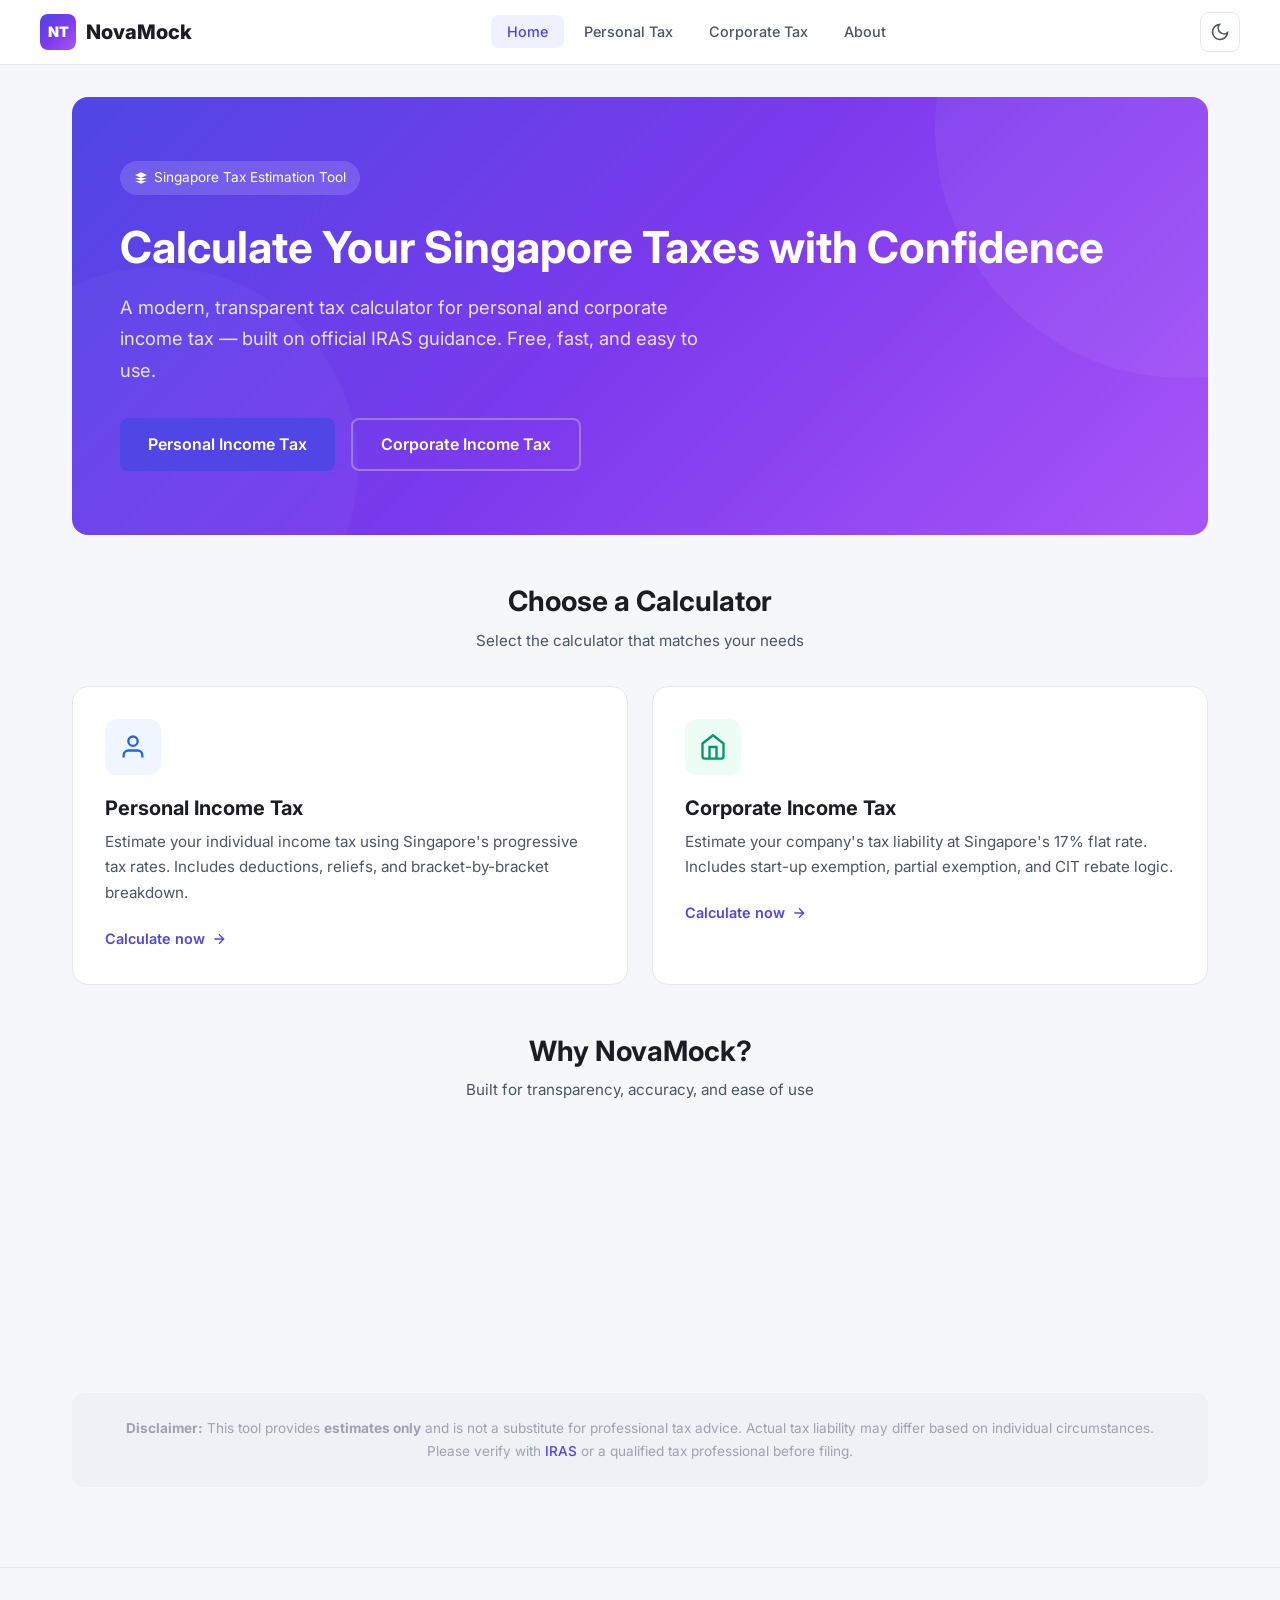
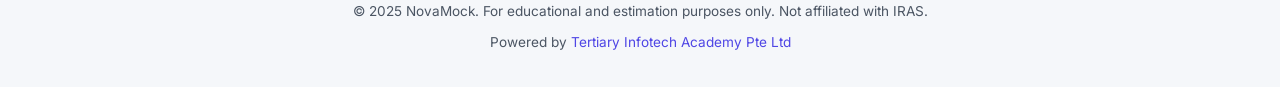
<file: index.html>
<!DOCTYPE html>
<html lang="en" data-theme="light">
<head>
  <meta charset="UTF-8">
  <meta name="viewport" content="width=device-width, initial-scale=1.0">
  <title>NovaMock — Singapore Tax Calculator</title>
  <meta name="description" content="Modern Singapore tax estimation tool for personal and corporate income tax. Based on official IRAS guidance.">
  <link rel="preconnect" href="https://fonts.googleapis.com">
  <link rel="preconnect" href="https://fonts.gstatic.com" crossorigin>
  <link href="https://fonts.googleapis.com/css2?family=Inter:wght@400;500;600;700;800;900&display=swap" rel="stylesheet">
  <link rel="stylesheet" href="css/styles.css">
</head>
<body>

  <!-- Navigation -->
  <nav class="navbar">
    <div class="nav-container">
      <a href="index.html" class="nav-logo">
        <span class="logo-icon">NT</span>
        NovaMock
      </a>
      <ul class="nav-links">
        <li><a href="index.html" class="nav-link active">Home</a></li>
        <li><a href="personal-tax.html" class="nav-link">Personal Tax</a></li>
        <li><a href="corporate-tax.html" class="nav-link">Corporate Tax</a></li>
        <li><a href="about.html" class="nav-link">About</a></li>
      </ul>
      <div class="nav-actions">
        <button id="theme-toggle" aria-label="Toggle theme"></button>
        <button class="mobile-nav-toggle" aria-label="Toggle menu">
          <span></span><span></span><span></span>
        </button>
      </div>
    </div>
  </nav>

  <main class="container">
    <!-- Hero Section -->
    <section class="hero fade-in">
      <div class="hero-badge">
        <svg width="14" height="14" viewBox="0 0 24 24" fill="currentColor"><path d="M12 2L2 7l10 5 10-5-10-5zM2 17l10 5 10-5M2 12l10 5 10-5"/></svg>
        Singapore Tax Estimation Tool
      </div>
      <h1>Calculate Your Singapore Taxes with Confidence</h1>
      <p>A modern, transparent tax calculator for personal and corporate income tax — built on official IRAS guidance. Free, fast, and easy to use.</p>
      <div class="hero-actions">
        <a href="personal-tax.html" class="btn btn-primary btn-hero">Personal Income Tax</a>
        <a href="corporate-tax.html" class="btn btn-outline btn-hero">Corporate Income Tax</a>
      </div>
    </section>

    <!-- Calculator Cards -->
    <section class="section-divider">
      <h2>Choose a Calculator</h2>
      <p>Select the calculator that matches your needs</p>
    </section>

    <div class="calc-cards">
      <a href="personal-tax.html" class="calc-card fade-in">
        <div class="card-emoji" style="background: var(--info-bg); color: var(--info);">
          <svg width="28" height="28" viewBox="0 0 24 24" fill="none" stroke="currentColor" stroke-width="2"><path d="M20 21v-2a4 4 0 0 0-4-4H8a4 4 0 0 0-4 4v2"/><circle cx="12" cy="7" r="4"/></svg>
        </div>
        <h3>Personal Income Tax</h3>
        <p>Estimate your individual income tax using Singapore's progressive tax rates. Includes deductions, reliefs, and bracket-by-bracket breakdown.</p>
        <span class="card-arrow">
          Calculate now
          <svg width="16" height="16" viewBox="0 0 24 24" fill="none" stroke="currentColor" stroke-width="2"><path d="M5 12h14M12 5l7 7-7 7"/></svg>
        </span>
      </a>

      <a href="corporate-tax.html" class="calc-card fade-in">
        <div class="card-emoji" style="background: var(--success-bg); color: var(--success);">
          <svg width="28" height="28" viewBox="0 0 24 24" fill="none" stroke="currentColor" stroke-width="2"><path d="M3 9l9-7 9 7v11a2 2 0 0 1-2 2H5a2 2 0 0 1-2-2z"/><polyline points="9 22 9 12 15 12 15 22"/></svg>
        </div>
        <h3>Corporate Income Tax</h3>
        <p>Estimate your company's tax liability at Singapore's 17% flat rate. Includes start-up exemption, partial exemption, and CIT rebate logic.</p>
        <span class="card-arrow">
          Calculate now
          <svg width="16" height="16" viewBox="0 0 24 24" fill="none" stroke="currentColor" stroke-width="2"><path d="M5 12h14M12 5l7 7-7 7"/></svg>
        </span>
      </a>
    </div>

    <!-- Features -->
    <section class="section-divider">
      <h2>Why NovaMock?</h2>
      <p>Built for transparency, accuracy, and ease of use</p>
    </section>

    <div class="features">
      <div class="feature-item fade-in">
        <div class="feature-icon">
          <svg width="20" height="20" viewBox="0 0 24 24" fill="none" stroke="currentColor" stroke-width="2"><path d="M12 22s8-4 8-10V5l-8-3-8 3v7c0 6 8 10 8 10z"/></svg>
        </div>
        <div>
          <h4>IRAS-Aligned</h4>
          <p>Based on official Singapore tax rates and exemption rules published by IRAS.</p>
        </div>
      </div>
      <div class="feature-item fade-in">
        <div class="feature-icon">
          <svg width="20" height="20" viewBox="0 0 24 24" fill="none" stroke="currentColor" stroke-width="2"><polyline points="22 12 18 12 15 21 9 3 6 12 2 12"/></svg>
        </div>
        <div>
          <h4>Real-Time Calculation</h4>
          <p>Tax figures update instantly as you type — no page refreshes or form submissions needed.</p>
        </div>
      </div>
      <div class="feature-item fade-in">
        <div class="feature-icon">
          <svg width="20" height="20" viewBox="0 0 24 24" fill="none" stroke="currentColor" stroke-width="2"><rect x="3" y="3" width="18" height="18" rx="2"/><path d="M3 9h18M9 21V9"/></svg>
        </div>
        <div>
          <h4>Bracket Breakdown</h4>
          <p>See exactly how your tax is computed across each bracket — no black-box calculations.</p>
        </div>
      </div>
      <div class="feature-item fade-in">
        <div class="feature-icon">
          <svg width="20" height="20" viewBox="0 0 24 24" fill="none" stroke="currentColor" stroke-width="2"><circle cx="12" cy="12" r="3"/><path d="M12 1v2M12 21v2M4.22 4.22l1.42 1.42M18.36 18.36l1.42 1.42M1 12h2M21 12h2M4.22 19.78l1.42-1.42M18.36 5.64l1.42-1.42"/></svg>
        </div>
        <div>
          <h4>Dark & Light Modes</h4>
          <p>Toggle between themes with automatic preference detection. Works beautifully either way.</p>
        </div>
      </div>
      <div class="feature-item fade-in">
        <div class="feature-icon">
          <svg width="20" height="20" viewBox="0 0 24 24" fill="none" stroke="currentColor" stroke-width="2"><path d="M14 2H6a2 2 0 0 0-2 2v16a2 2 0 0 0 2 2h12a2 2 0 0 0 2-2V8z"/><polyline points="14 2 14 8 20 8"/></svg>
        </div>
        <div>
          <h4>Print-Friendly</h4>
          <p>Export or print your tax summary for personal records or advisor review.</p>
        </div>
      </div>
      <div class="feature-item fade-in">
        <div class="feature-icon">
          <svg width="20" height="20" viewBox="0 0 24 24" fill="none" stroke="currentColor" stroke-width="2"><rect x="2" y="3" width="20" height="14" rx="2"/><path d="M8 21h8M12 17v4"/></svg>
        </div>
        <div>
          <h4>Responsive Design</h4>
          <p>Works seamlessly on desktop, tablet, and mobile devices.</p>
        </div>
      </div>
    </div>

    <!-- Disclaimer -->
    <div class="disclaimer">
      <p>
        <strong>Disclaimer:</strong> This tool provides <strong>estimates only</strong> and is not a substitute for professional tax advice.
        Actual tax liability may differ based on individual circumstances. Please verify with
        <a href="https://www.iras.gov.sg" target="_blank" rel="noopener noreferrer">IRAS</a> or a qualified tax professional before filing.
      </p>
    </div>
  </main>

  <footer class="footer">
    <p>&copy; 2025 NovaMock. For educational and estimation purposes only. Not affiliated with IRAS.</p>
    <p style="margin-top: 0.5rem;">Powered by <a href="https://www.tertiarycourses.com.sg/" target="_blank" rel="noopener noreferrer">Tertiary Infotech Academy Pte Ltd</a></p>
  </footer>

  <script src="js/theme.js"></script>
  <script src="js/common.js"></script>
</body>
</html>
</file>
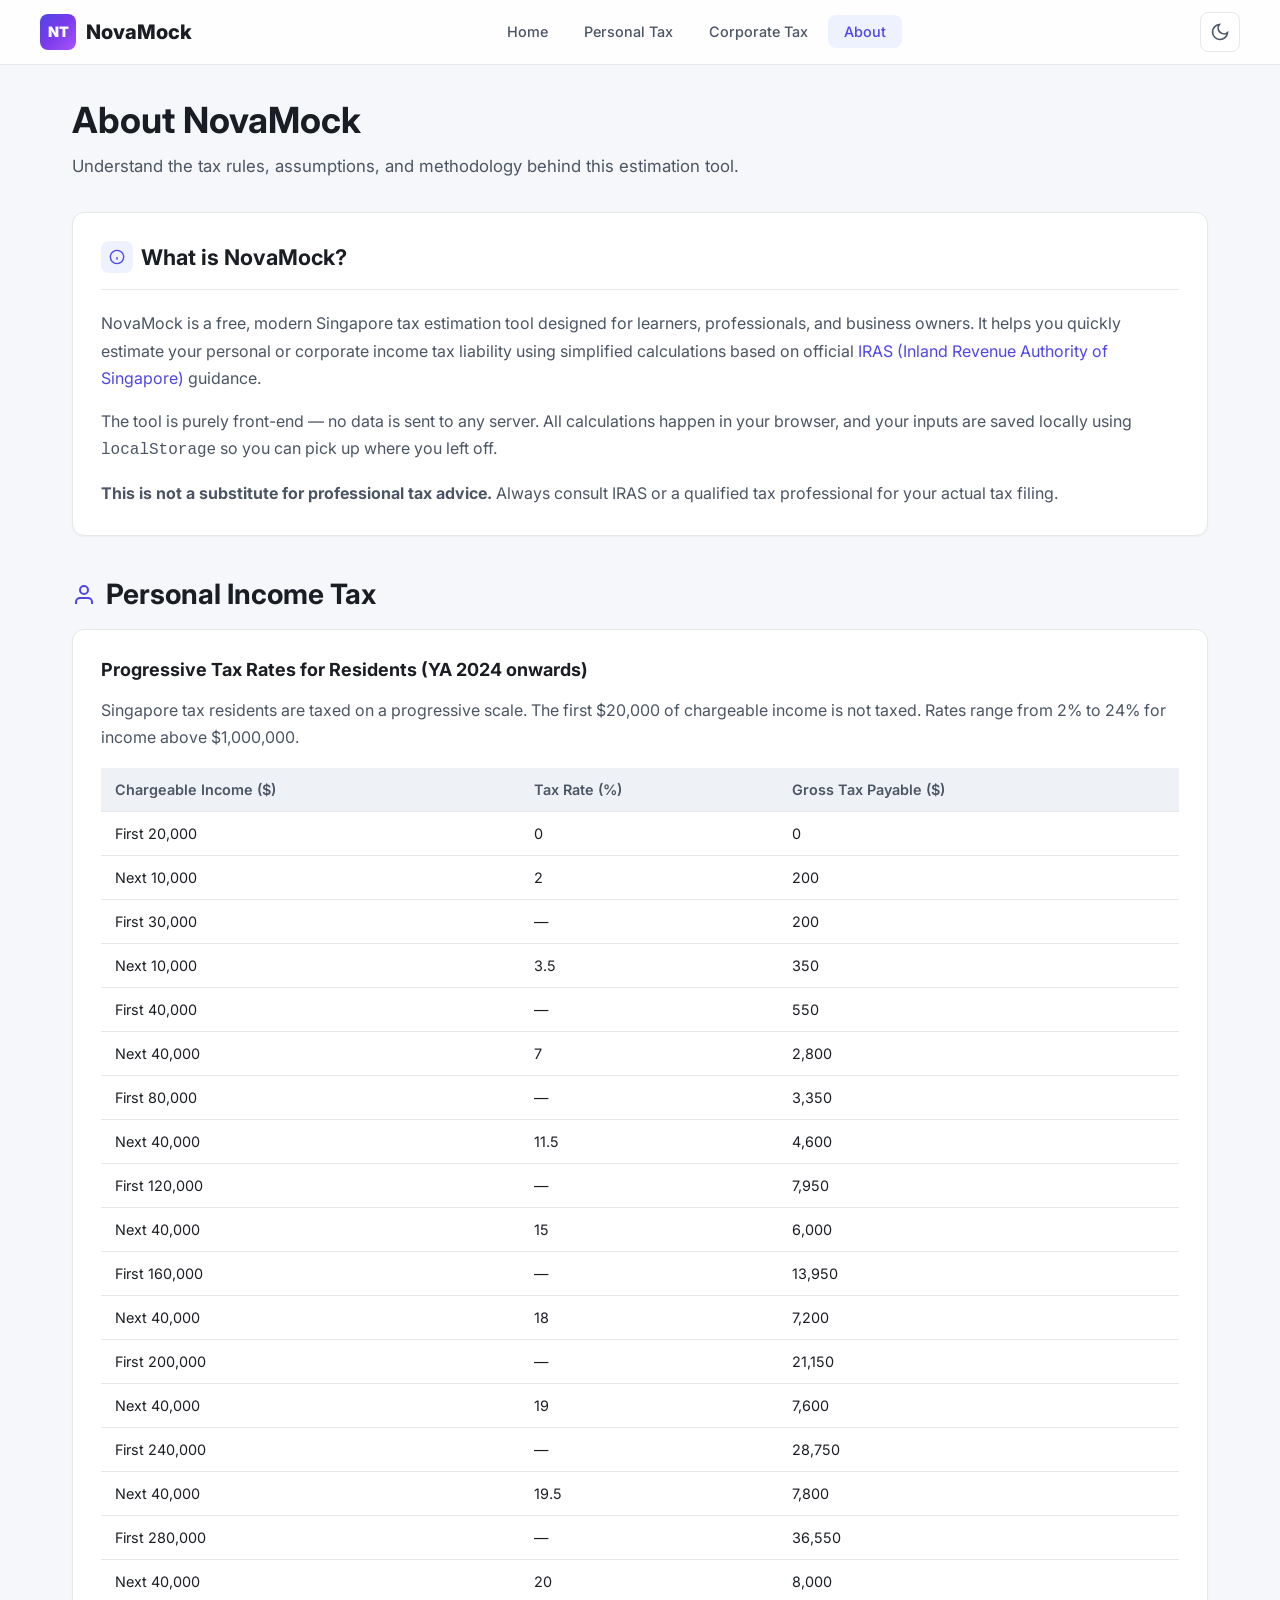
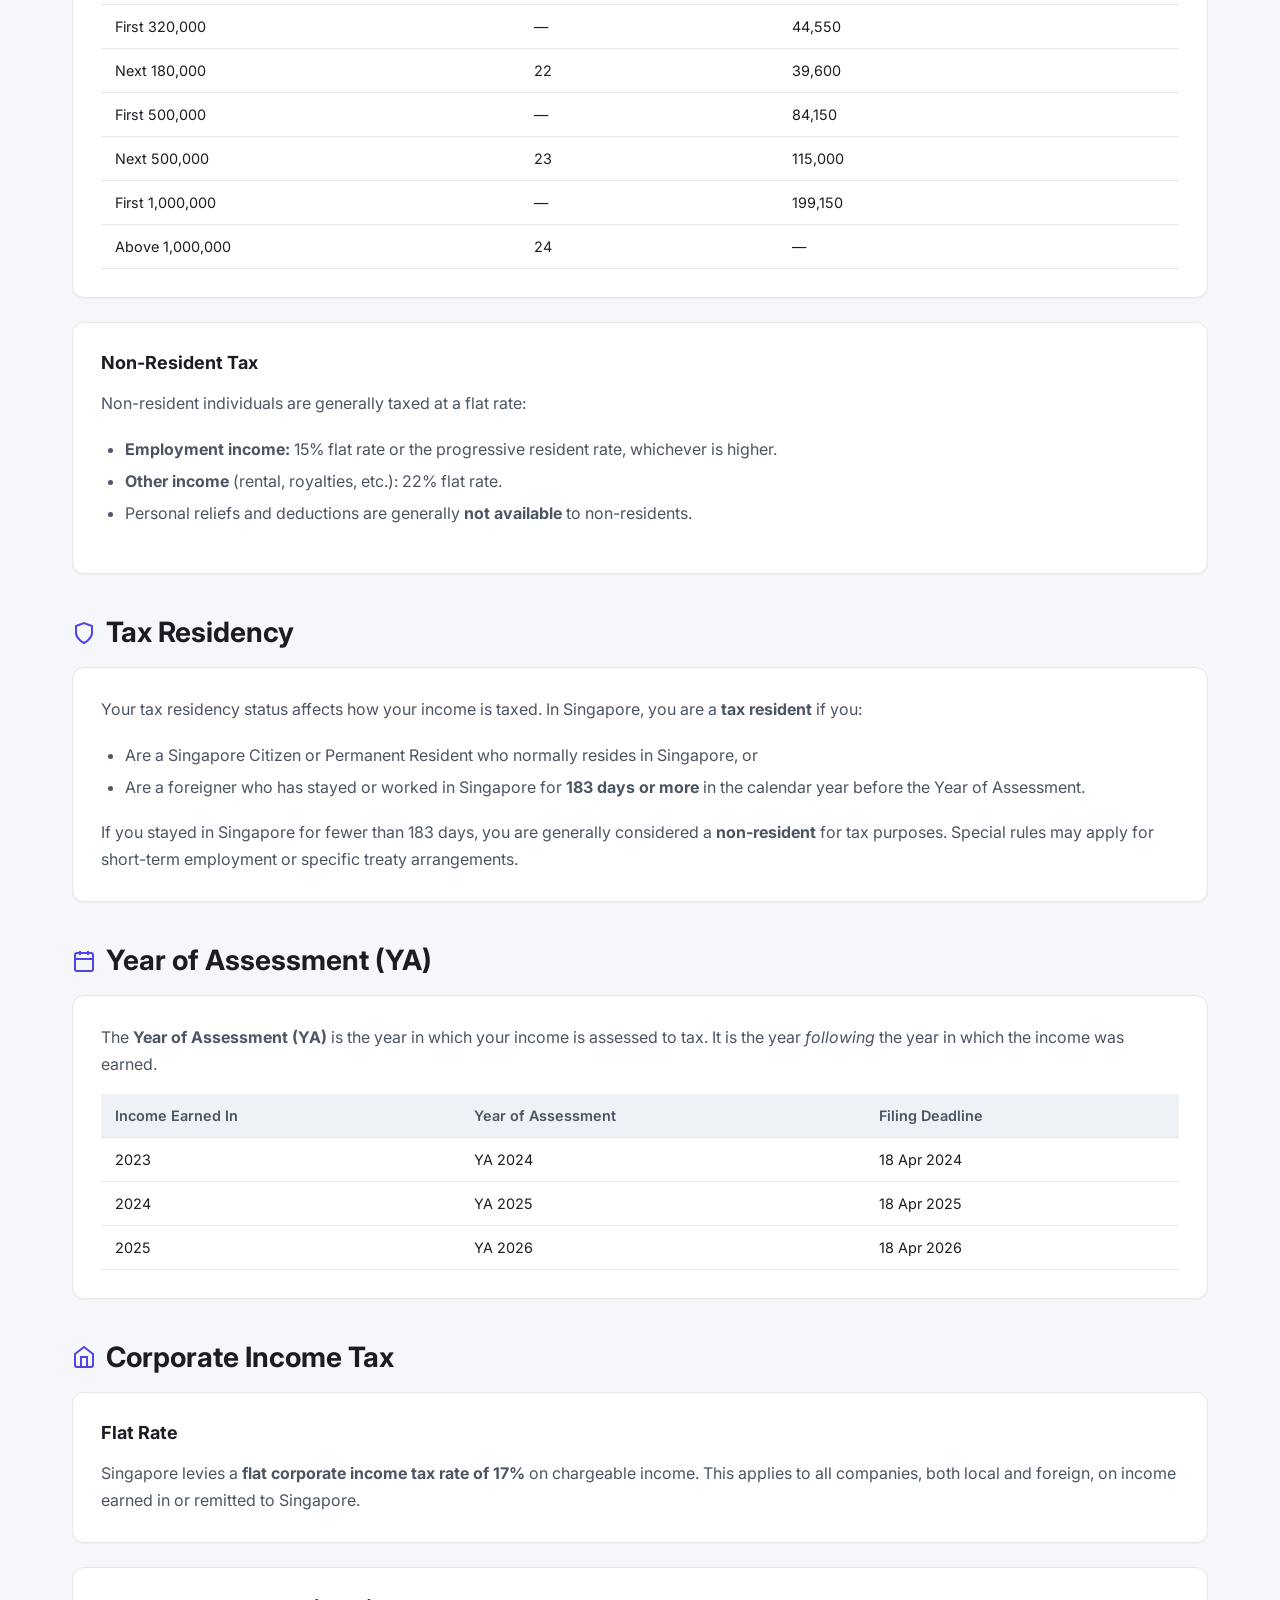
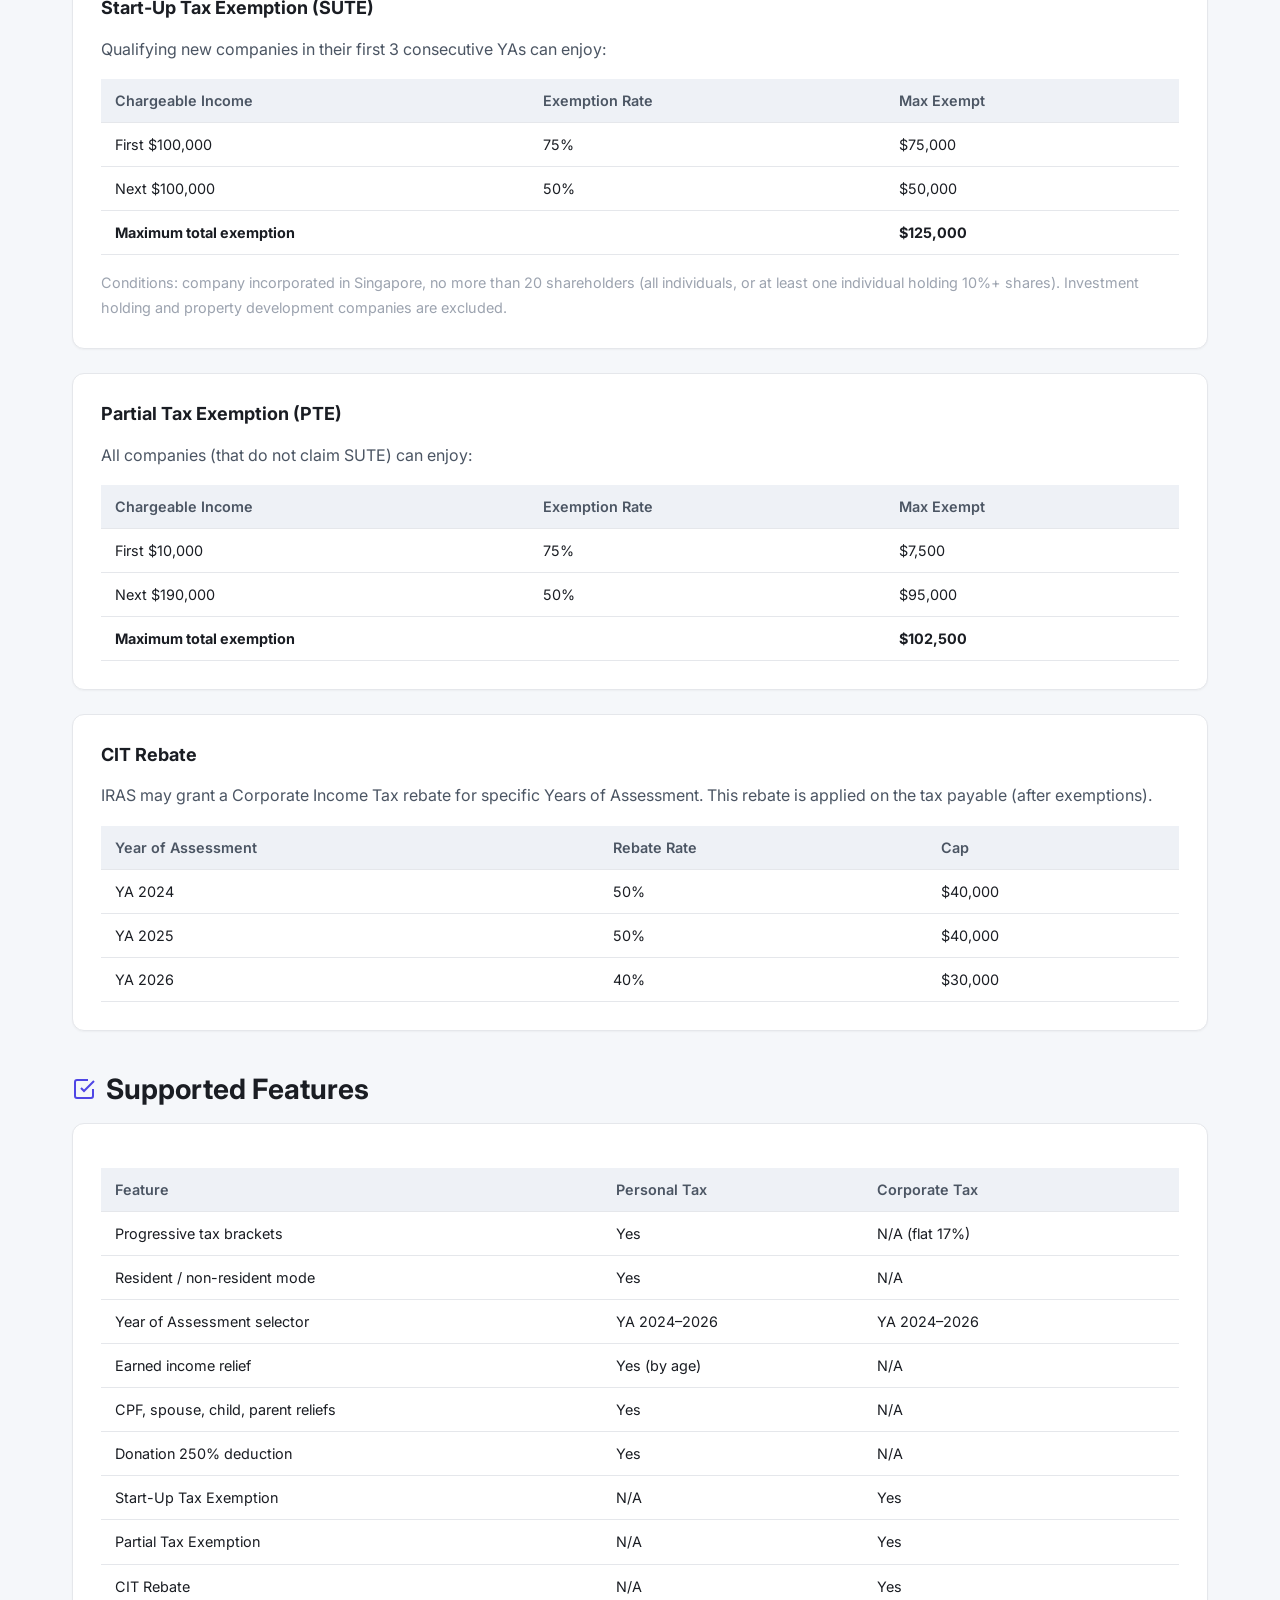
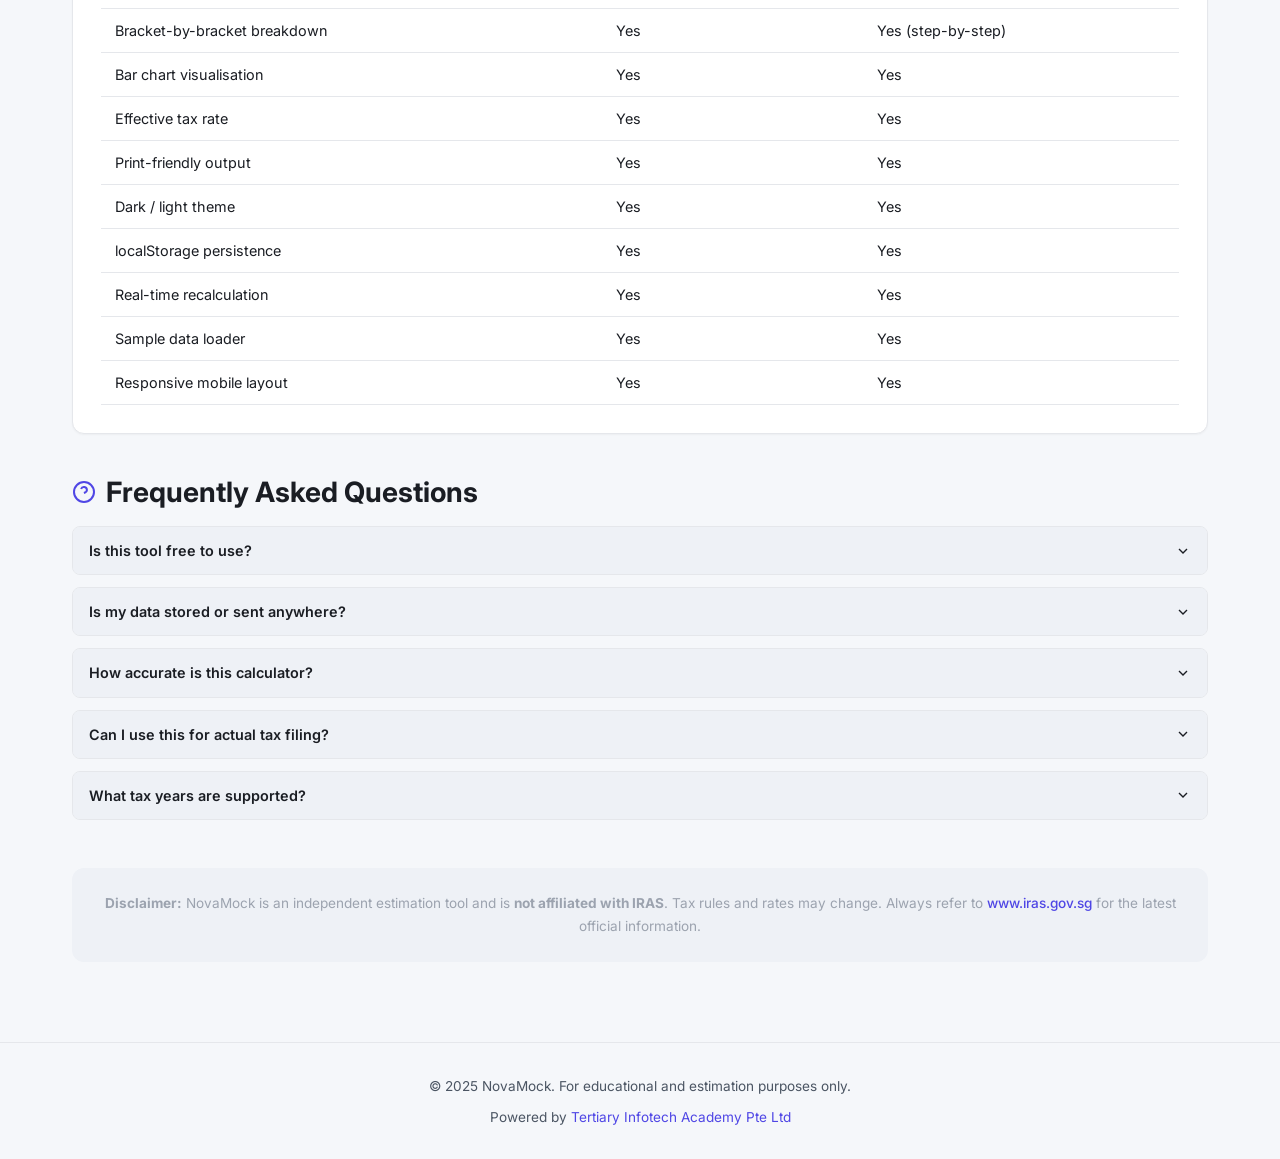
<file: about.html>
<!DOCTYPE html>
<html lang="en" data-theme="light">
<head>
  <meta charset="UTF-8">
  <meta name="viewport" content="width=device-width, initial-scale=1.0">
  <title>About &amp; Tax Rules — NovaMock</title>
  <meta name="description" content="Learn about Singapore tax rules, assumptions, and how NovaMock computes personal and corporate income tax.">
  <link rel="preconnect" href="https://fonts.googleapis.com">
  <link rel="preconnect" href="https://fonts.gstatic.com" crossorigin>
  <link href="https://fonts.googleapis.com/css2?family=Inter:wght@400;500;600;700;800;900&display=swap" rel="stylesheet">
  <link rel="stylesheet" href="css/styles.css">
</head>
<body>

  <!-- Navigation -->
  <nav class="navbar">
    <div class="nav-container">
      <a href="index.html" class="nav-logo">
        <span class="logo-icon">NT</span>
        NovaMock
      </a>
      <ul class="nav-links">
        <li><a href="index.html" class="nav-link">Home</a></li>
        <li><a href="personal-tax.html" class="nav-link">Personal Tax</a></li>
        <li><a href="corporate-tax.html" class="nav-link">Corporate Tax</a></li>
        <li><a href="about.html" class="nav-link active">About</a></li>
      </ul>
      <div class="nav-actions">
        <button id="theme-toggle" aria-label="Toggle theme"></button>
        <button class="mobile-nav-toggle" aria-label="Toggle menu">
          <span></span><span></span><span></span>
        </button>
      </div>
    </div>
  </nav>

  <main class="container">
    <div class="page-header">
      <h1>About NovaMock</h1>
      <p>Understand the tax rules, assumptions, and methodology behind this estimation tool.</p>
    </div>

    <!-- Overview -->
    <section class="content-section">
      <div class="card">
        <div class="card-header">
          <h3>
            <span class="card-icon purple">
              <svg width="16" height="16" viewBox="0 0 24 24" fill="none" stroke="currentColor" stroke-width="2"><circle cx="12" cy="12" r="10"/><path d="M12 16v-4M12 8h.01"/></svg>
            </span>
            What is NovaMock?
          </h3>
        </div>
        <p style="margin-bottom: 1rem;">
          NovaMock is a free, modern Singapore tax estimation tool designed for learners, professionals, and business owners.
          It helps you quickly estimate your personal or corporate income tax liability using simplified calculations based on official
          <a href="https://www.iras.gov.sg" target="_blank" rel="noopener noreferrer">IRAS (Inland Revenue Authority of Singapore)</a> guidance.
        </p>
        <p style="margin-bottom: 1rem;">
          The tool is purely front-end — no data is sent to any server. All calculations happen in your browser, and your inputs
          are saved locally using <code>localStorage</code> so you can pick up where you left off.
        </p>
        <p>
          <strong>This is not a substitute for professional tax advice.</strong> Always consult IRAS or a qualified tax professional
          for your actual tax filing.
        </p>
      </div>
    </section>

    <!-- Personal Tax Overview -->
    <section class="content-section">
      <h2>
        <svg width="24" height="24" viewBox="0 0 24 24" fill="none" stroke="var(--accent)" stroke-width="2"><path d="M20 21v-2a4 4 0 0 0-4-4H8a4 4 0 0 0-4 4v2"/><circle cx="12" cy="7" r="4"/></svg>
        Personal Income Tax
      </h2>

      <div class="card" style="margin-bottom: 1.5rem;">
        <h4 style="margin-bottom: 1rem;">Progressive Tax Rates for Residents (YA 2024 onwards)</h4>
        <p style="margin-bottom: 1rem;">
          Singapore tax residents are taxed on a progressive scale. The first $20,000 of chargeable income is not taxed.
          Rates range from 2% to 24% for income above $1,000,000.
        </p>
        <table class="info-table">
          <thead>
            <tr>
              <th>Chargeable Income ($)</th>
              <th>Tax Rate (%)</th>
              <th>Gross Tax Payable ($)</th>
            </tr>
          </thead>
          <tbody>
            <tr><td>First 20,000</td><td>0</td><td>0</td></tr>
            <tr><td>Next 10,000</td><td>2</td><td>200</td></tr>
            <tr><td>First 30,000</td><td>—</td><td>200</td></tr>
            <tr><td>Next 10,000</td><td>3.5</td><td>350</td></tr>
            <tr><td>First 40,000</td><td>—</td><td>550</td></tr>
            <tr><td>Next 40,000</td><td>7</td><td>2,800</td></tr>
            <tr><td>First 80,000</td><td>—</td><td>3,350</td></tr>
            <tr><td>Next 40,000</td><td>11.5</td><td>4,600</td></tr>
            <tr><td>First 120,000</td><td>—</td><td>7,950</td></tr>
            <tr><td>Next 40,000</td><td>15</td><td>6,000</td></tr>
            <tr><td>First 160,000</td><td>—</td><td>13,950</td></tr>
            <tr><td>Next 40,000</td><td>18</td><td>7,200</td></tr>
            <tr><td>First 200,000</td><td>—</td><td>21,150</td></tr>
            <tr><td>Next 40,000</td><td>19</td><td>7,600</td></tr>
            <tr><td>First 240,000</td><td>—</td><td>28,750</td></tr>
            <tr><td>Next 40,000</td><td>19.5</td><td>7,800</td></tr>
            <tr><td>First 280,000</td><td>—</td><td>36,550</td></tr>
            <tr><td>Next 40,000</td><td>20</td><td>8,000</td></tr>
            <tr><td>First 320,000</td><td>—</td><td>44,550</td></tr>
            <tr><td>Next 180,000</td><td>22</td><td>39,600</td></tr>
            <tr><td>First 500,000</td><td>—</td><td>84,150</td></tr>
            <tr><td>Next 500,000</td><td>23</td><td>115,000</td></tr>
            <tr><td>First 1,000,000</td><td>—</td><td>199,150</td></tr>
            <tr><td>Above 1,000,000</td><td>24</td><td>—</td></tr>
          </tbody>
        </table>
      </div>

      <div class="card" style="margin-bottom: 1.5rem;">
        <h4 style="margin-bottom: 1rem;">Non-Resident Tax</h4>
        <p>
          Non-resident individuals are generally taxed at a flat rate:
        </p>
        <ul style="margin: 1rem 0; padding-left: 1.5rem; color: var(--text-secondary); line-height: 2;">
          <li><strong>Employment income:</strong> 15% flat rate or the progressive resident rate, whichever is higher.</li>
          <li><strong>Other income</strong> (rental, royalties, etc.): 22% flat rate.</li>
          <li>Personal reliefs and deductions are generally <strong>not available</strong> to non-residents.</li>
        </ul>
      </div>
    </section>

    <!-- Tax Residency -->
    <section class="content-section">
      <h2>
        <svg width="24" height="24" viewBox="0 0 24 24" fill="none" stroke="var(--accent)" stroke-width="2"><path d="M12 22s8-4 8-10V5l-8-3-8 3v7c0 6 8 10 8 10z"/></svg>
        Tax Residency
      </h2>

      <div class="card">
        <p style="margin-bottom: 1rem;">
          Your tax residency status affects how your income is taxed. In Singapore, you are a <strong>tax resident</strong> if you:
        </p>
        <ul style="padding-left: 1.5rem; color: var(--text-secondary); line-height: 2;">
          <li>Are a Singapore Citizen or Permanent Resident who normally resides in Singapore, or</li>
          <li>Are a foreigner who has stayed or worked in Singapore for <strong>183 days or more</strong> in the calendar year before the Year of Assessment.</li>
        </ul>
        <p style="margin-top: 1rem;">
          If you stayed in Singapore for fewer than 183 days, you are generally considered a <strong>non-resident</strong> for tax purposes.
          Special rules may apply for short-term employment or specific treaty arrangements.
        </p>
      </div>
    </section>

    <!-- Year of Assessment -->
    <section class="content-section">
      <h2>
        <svg width="24" height="24" viewBox="0 0 24 24" fill="none" stroke="var(--accent)" stroke-width="2"><rect x="3" y="4" width="18" height="18" rx="2"/><path d="M16 2v4M8 2v4M3 10h18"/></svg>
        Year of Assessment (YA)
      </h2>

      <div class="card">
        <p style="margin-bottom: 1rem;">
          The <strong>Year of Assessment (YA)</strong> is the year in which your income is assessed to tax. It is the year
          <em>following</em> the year in which the income was earned.
        </p>
        <table class="info-table">
          <thead>
            <tr><th>Income Earned In</th><th>Year of Assessment</th><th>Filing Deadline</th></tr>
          </thead>
          <tbody>
            <tr><td>2023</td><td>YA 2024</td><td>18 Apr 2024</td></tr>
            <tr><td>2024</td><td>YA 2025</td><td>18 Apr 2025</td></tr>
            <tr><td>2025</td><td>YA 2026</td><td>18 Apr 2026</td></tr>
          </tbody>
        </table>
      </div>
    </section>

    <!-- Corporate Tax Overview -->
    <section class="content-section">
      <h2>
        <svg width="24" height="24" viewBox="0 0 24 24" fill="none" stroke="var(--accent)" stroke-width="2"><path d="M3 9l9-7 9 7v11a2 2 0 0 1-2 2H5a2 2 0 0 1-2-2z"/><polyline points="9 22 9 12 15 12 15 22"/></svg>
        Corporate Income Tax
      </h2>

      <div class="card" style="margin-bottom: 1.5rem;">
        <h4 style="margin-bottom: 1rem;">Flat Rate</h4>
        <p>
          Singapore levies a <strong>flat corporate income tax rate of 17%</strong> on chargeable income. This applies to
          all companies, both local and foreign, on income earned in or remitted to Singapore.
        </p>
      </div>

      <div class="card" style="margin-bottom: 1.5rem;">
        <h4 style="margin-bottom: 1rem;">Start-Up Tax Exemption (SUTE)</h4>
        <p style="margin-bottom: 1rem;">
          Qualifying new companies in their first 3 consecutive YAs can enjoy:
        </p>
        <table class="info-table">
          <thead>
            <tr><th>Chargeable Income</th><th>Exemption Rate</th><th>Max Exempt</th></tr>
          </thead>
          <tbody>
            <tr><td>First $100,000</td><td>75%</td><td>$75,000</td></tr>
            <tr><td>Next $100,000</td><td>50%</td><td>$50,000</td></tr>
            <tr><td colspan="2"><strong>Maximum total exemption</strong></td><td><strong>$125,000</strong></td></tr>
          </tbody>
        </table>
        <p style="margin-top: 1rem; font-size: 0.9rem; color: var(--text-tertiary);">
          Conditions: company incorporated in Singapore, no more than 20 shareholders (all individuals, or at least one individual holding 10%+ shares).
          Investment holding and property development companies are excluded.
        </p>
      </div>

      <div class="card" style="margin-bottom: 1.5rem;">
        <h4 style="margin-bottom: 1rem;">Partial Tax Exemption (PTE)</h4>
        <p style="margin-bottom: 1rem;">
          All companies (that do not claim SUTE) can enjoy:
        </p>
        <table class="info-table">
          <thead>
            <tr><th>Chargeable Income</th><th>Exemption Rate</th><th>Max Exempt</th></tr>
          </thead>
          <tbody>
            <tr><td>First $10,000</td><td>75%</td><td>$7,500</td></tr>
            <tr><td>Next $190,000</td><td>50%</td><td>$95,000</td></tr>
            <tr><td colspan="2"><strong>Maximum total exemption</strong></td><td><strong>$102,500</strong></td></tr>
          </tbody>
        </table>
      </div>

      <div class="card" style="margin-bottom: 1.5rem;">
        <h4 style="margin-bottom: 1rem;">CIT Rebate</h4>
        <p style="margin-bottom: 1rem;">
          IRAS may grant a Corporate Income Tax rebate for specific Years of Assessment. This rebate is applied
          on the tax payable (after exemptions).
        </p>
        <table class="info-table">
          <thead>
            <tr><th>Year of Assessment</th><th>Rebate Rate</th><th>Cap</th></tr>
          </thead>
          <tbody>
            <tr><td>YA 2024</td><td>50%</td><td>$40,000</td></tr>
            <tr><td>YA 2025</td><td>50%</td><td>$40,000</td></tr>
            <tr><td>YA 2026</td><td>40%</td><td>$30,000</td></tr>
          </tbody>
        </table>
      </div>
    </section>

    <!-- Supported Features -->
    <section class="content-section">
      <h2>
        <svg width="24" height="24" viewBox="0 0 24 24" fill="none" stroke="var(--accent)" stroke-width="2"><polyline points="9 11 12 14 22 4"/><path d="M21 12v7a2 2 0 0 1-2 2H5a2 2 0 0 1-2-2V5a2 2 0 0 1 2-2h11"/></svg>
        Supported Features
      </h2>

      <div class="card">
        <table class="info-table">
          <thead>
            <tr><th>Feature</th><th>Personal Tax</th><th>Corporate Tax</th></tr>
          </thead>
          <tbody>
            <tr><td>Progressive tax brackets</td><td>Yes</td><td>N/A (flat 17%)</td></tr>
            <tr><td>Resident / non-resident mode</td><td>Yes</td><td>N/A</td></tr>
            <tr><td>Year of Assessment selector</td><td>YA 2024–2026</td><td>YA 2024–2026</td></tr>
            <tr><td>Earned income relief</td><td>Yes (by age)</td><td>N/A</td></tr>
            <tr><td>CPF, spouse, child, parent reliefs</td><td>Yes</td><td>N/A</td></tr>
            <tr><td>Donation 250% deduction</td><td>Yes</td><td>N/A</td></tr>
            <tr><td>Start-Up Tax Exemption</td><td>N/A</td><td>Yes</td></tr>
            <tr><td>Partial Tax Exemption</td><td>N/A</td><td>Yes</td></tr>
            <tr><td>CIT Rebate</td><td>N/A</td><td>Yes</td></tr>
            <tr><td>Bracket-by-bracket breakdown</td><td>Yes</td><td>Yes (step-by-step)</td></tr>
            <tr><td>Bar chart visualisation</td><td>Yes</td><td>Yes</td></tr>
            <tr><td>Effective tax rate</td><td>Yes</td><td>Yes</td></tr>
            <tr><td>Print-friendly output</td><td>Yes</td><td>Yes</td></tr>
            <tr><td>Dark / light theme</td><td>Yes</td><td>Yes</td></tr>
            <tr><td>localStorage persistence</td><td>Yes</td><td>Yes</td></tr>
            <tr><td>Real-time recalculation</td><td>Yes</td><td>Yes</td></tr>
            <tr><td>Sample data loader</td><td>Yes</td><td>Yes</td></tr>
            <tr><td>Responsive mobile layout</td><td>Yes</td><td>Yes</td></tr>
          </tbody>
        </table>
      </div>
    </section>

    <!-- FAQ -->
    <section class="content-section">
      <h2>
        <svg width="24" height="24" viewBox="0 0 24 24" fill="none" stroke="var(--accent)" stroke-width="2"><circle cx="12" cy="12" r="10"/><path d="M9.09 9a3 3 0 0 1 5.83 1c0 2-3 3-3 3"/><line x1="12" y1="17" x2="12.01" y2="17"/></svg>
        Frequently Asked Questions
      </h2>

      <div class="expandable" style="margin-bottom: 0.75rem;">
        <div class="expandable-header" onclick="this.parentElement.classList.toggle('open')">
          Is this tool free to use?
          <svg class="chevron" width="16" height="16" viewBox="0 0 24 24" fill="none" stroke="currentColor" stroke-width="2"><polyline points="6 9 12 15 18 9"/></svg>
        </div>
        <div class="expandable-body">
          <div class="expandable-content">
            <p>Yes, NovaMock is completely free. It runs entirely in your browser with no sign-up, no ads, and no data collection.</p>
          </div>
        </div>
      </div>

      <div class="expandable" style="margin-bottom: 0.75rem;">
        <div class="expandable-header" onclick="this.parentElement.classList.toggle('open')">
          Is my data stored or sent anywhere?
          <svg class="chevron" width="16" height="16" viewBox="0 0 24 24" fill="none" stroke="currentColor" stroke-width="2"><polyline points="6 9 12 15 18 9"/></svg>
        </div>
        <div class="expandable-body">
          <div class="expandable-content">
            <p>No. All data is processed locally in your browser. Your input values are saved in localStorage on your device only —
            nothing is transmitted to any server.</p>
          </div>
        </div>
      </div>

      <div class="expandable" style="margin-bottom: 0.75rem;">
        <div class="expandable-header" onclick="this.parentElement.classList.toggle('open')">
          How accurate is this calculator?
          <svg class="chevron" width="16" height="16" viewBox="0 0 24 24" fill="none" stroke="currentColor" stroke-width="2"><polyline points="6 9 12 15 18 9"/></svg>
        </div>
        <div class="expandable-body">
          <div class="expandable-content">
            <p>The calculator uses the published IRAS progressive tax brackets and corporate tax rules. However, it uses simplified
            assumptions and does not account for every possible relief, exemption, or special circumstance. Your actual tax liability
            may differ. Always verify with IRAS.</p>
          </div>
        </div>
      </div>

      <div class="expandable" style="margin-bottom: 0.75rem;">
        <div class="expandable-header" onclick="this.parentElement.classList.toggle('open')">
          Can I use this for actual tax filing?
          <svg class="chevron" width="16" height="16" viewBox="0 0 24 24" fill="none" stroke="currentColor" stroke-width="2"><polyline points="6 9 12 15 18 9"/></svg>
        </div>
        <div class="expandable-body">
          <div class="expandable-content">
            <p>No. This is an estimation tool for planning and educational purposes. For actual filing, use the official
            <a href="https://mytax.iras.gov.sg" target="_blank" rel="noopener noreferrer">myTax Portal</a> or consult a tax professional.</p>
          </div>
        </div>
      </div>

      <div class="expandable" style="margin-bottom: 0.75rem;">
        <div class="expandable-header" onclick="this.parentElement.classList.toggle('open')">
          What tax years are supported?
          <svg class="chevron" width="16" height="16" viewBox="0 0 24 24" fill="none" stroke="currentColor" stroke-width="2"><polyline points="6 9 12 15 18 9"/></svg>
        </div>
        <div class="expandable-body">
          <div class="expandable-content">
            <p>Currently, NovaMock supports <strong>YA 2024, YA 2025, and YA 2026</strong>. Tax brackets and CIT rebate rates
            are configured per year.</p>
          </div>
        </div>
      </div>
    </section>

    <!-- Disclaimer -->
    <div class="disclaimer">
      <p>
        <strong>Disclaimer:</strong> NovaMock is an independent estimation tool and is <strong>not affiliated with IRAS</strong>.
        Tax rules and rates may change. Always refer to
        <a href="https://www.iras.gov.sg" target="_blank" rel="noopener noreferrer">www.iras.gov.sg</a> for the latest official information.
      </p>
    </div>
  </main>

  <footer class="footer">
    <p>&copy; 2025 NovaMock. For educational and estimation purposes only.</p>
    <p style="margin-top: 0.5rem;">Powered by <a href="https://www.tertiarycourses.com.sg/" target="_blank" rel="noopener noreferrer">Tertiary Infotech Academy Pte Ltd</a></p>
  </footer>

  <script src="js/theme.js"></script>
  <script src="js/common.js"></script>
</body>
</html>
</file>
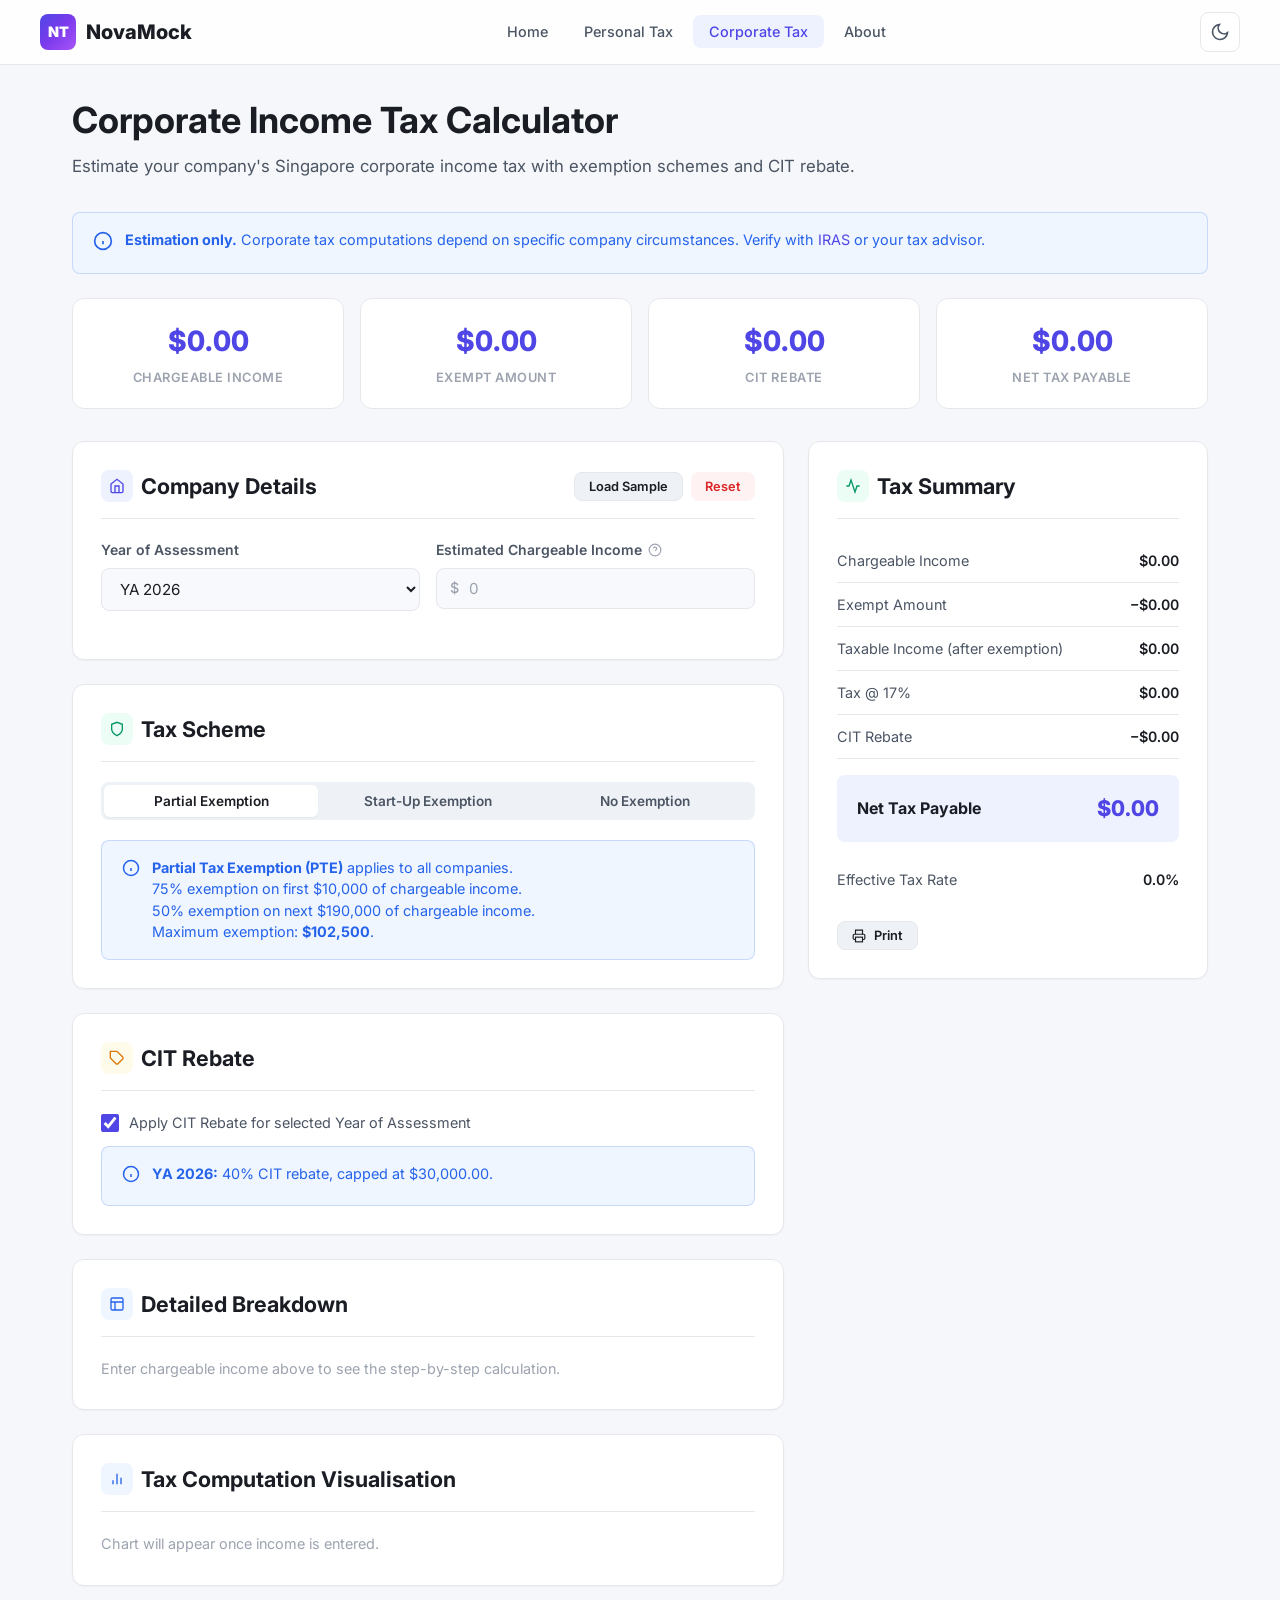
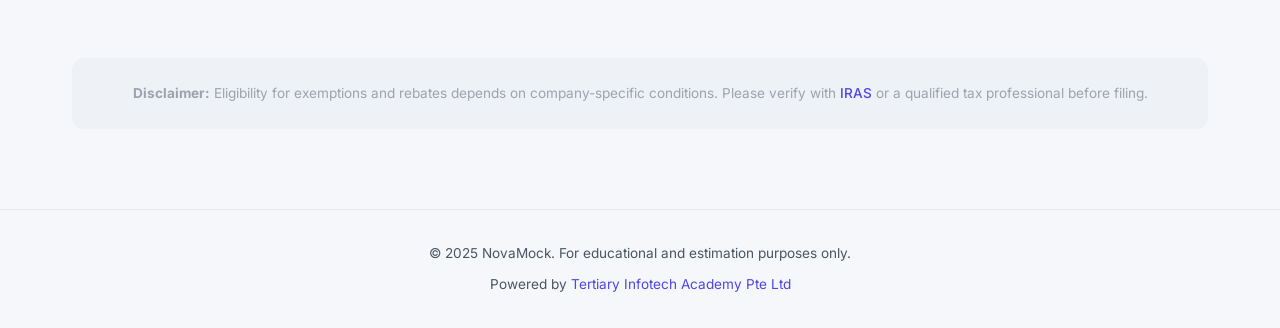
<file: corporate-tax.html>
<!DOCTYPE html>
<html lang="en" data-theme="light">
<head>
  <meta charset="UTF-8">
  <meta name="viewport" content="width=device-width, initial-scale=1.0">
  <title>Corporate Income Tax Calculator — NovaMock</title>
  <meta name="description" content="Estimate your Singapore corporate income tax at 17% flat rate with start-up exemption, partial exemption, and CIT rebate.">
  <link rel="preconnect" href="https://fonts.googleapis.com">
  <link rel="preconnect" href="https://fonts.gstatic.com" crossorigin>
  <link href="https://fonts.googleapis.com/css2?family=Inter:wght@400;500;600;700;800;900&display=swap" rel="stylesheet">
  <link rel="stylesheet" href="css/styles.css">
</head>
<body>

  <!-- Navigation -->
  <nav class="navbar">
    <div class="nav-container">
      <a href="index.html" class="nav-logo">
        <span class="logo-icon">NT</span>
        NovaMock
      </a>
      <ul class="nav-links">
        <li><a href="index.html" class="nav-link">Home</a></li>
        <li><a href="personal-tax.html" class="nav-link">Personal Tax</a></li>
        <li><a href="corporate-tax.html" class="nav-link active">Corporate Tax</a></li>
        <li><a href="about.html" class="nav-link">About</a></li>
      </ul>
      <div class="nav-actions">
        <button id="theme-toggle" aria-label="Toggle theme"></button>
        <button class="mobile-nav-toggle" aria-label="Toggle menu">
          <span></span><span></span><span></span>
        </button>
      </div>
    </div>
  </nav>

  <main class="container">
    <div class="page-header">
      <h1>Corporate Income Tax Calculator</h1>
      <p>Estimate your company's Singapore corporate income tax with exemption schemes and CIT rebate.</p>
    </div>

    <!-- Notice -->
    <div class="notice notice-info">
      <span class="notice-icon">
        <svg width="20" height="20" viewBox="0 0 24 24" fill="none" stroke="currentColor" stroke-width="2"><circle cx="12" cy="12" r="10"/><path d="M12 16v-4M12 8h.01"/></svg>
      </span>
      <div>
        <strong>Estimation only.</strong> Corporate tax computations depend on specific company circumstances.
        Verify with <a href="https://www.iras.gov.sg/taxes/corporate-income-tax" target="_blank" rel="noopener noreferrer">IRAS</a> or your tax advisor.
      </div>
    </div>

    <!-- Quick Stats -->
    <div class="stats-row">
      <div class="stat-card">
        <div class="stat-value" id="stat-ci">$0</div>
        <div class="stat-label">Chargeable Income</div>
      </div>
      <div class="stat-card">
        <div class="stat-value" id="stat-exempt">$0</div>
        <div class="stat-label">Exempt Amount</div>
      </div>
      <div class="stat-card">
        <div class="stat-value" id="stat-rebate">$0</div>
        <div class="stat-label">CIT Rebate</div>
      </div>
      <div class="stat-card">
        <div class="stat-value" id="stat-ctax">$0</div>
        <div class="stat-label">Net Tax Payable</div>
      </div>
    </div>

    <!-- Main Layout -->
    <div class="calc-layout">
      <!-- Left: Inputs -->
      <div class="calc-inputs">

        <!-- Company Details -->
        <div class="card fade-in" style="margin-bottom: 1.5rem;">
          <div class="card-header">
            <h3>
              <span class="card-icon purple">
                <svg width="16" height="16" viewBox="0 0 24 24" fill="none" stroke="currentColor" stroke-width="2"><path d="M3 9l9-7 9 7v11a2 2 0 0 1-2 2H5a2 2 0 0 1-2-2z"/><polyline points="9 22 9 12 15 12 15 22"/></svg>
              </span>
              Company Details
            </h3>
            <div class="btn-group">
              <button class="btn btn-sm btn-secondary" id="btn-corp-sample">Load Sample</button>
              <button class="btn btn-sm btn-danger" id="btn-corp-reset">Reset</button>
            </div>
          </div>

          <div class="sample-banner" id="corp-sample-banner">
            <svg width="16" height="16" viewBox="0 0 24 24" fill="none" stroke="currentColor" stroke-width="2"><path d="M10.29 3.86L1.82 18a2 2 0 0 0 1.71 3h16.94a2 2 0 0 0 1.71-3L13.71 3.86a2 2 0 0 0-3.42 0z"/><line x1="12" y1="9" x2="12" y2="13"/><line x1="12" y1="17" x2="12.01" y2="17"/></svg>
            Sample data loaded — edit any field to customise
          </div>

          <div class="form-row">
            <div class="form-group">
              <label class="form-label">Year of Assessment</label>
              <select class="form-select" id="corp-ya-select">
                <option value="YA 2026" selected>YA 2026</option>
                <option value="YA 2025">YA 2025</option>
                <option value="YA 2024">YA 2024</option>
              </select>
            </div>
            <div class="form-group">
              <label class="form-label">
                Estimated Chargeable Income
                <span class="tooltip-icon" tabindex="0" aria-label="Chargeable income = Taxable revenue minus allowable business expenses and capital allowances.">
                  <svg width="14" height="14" viewBox="0 0 24 24" fill="none" stroke="currentColor" stroke-width="2"><circle cx="12" cy="12" r="10"/><path d="M9.09 9a3 3 0 0 1 5.83 1c0 2-3 3-3 3"/><line x1="12" y1="17" x2="12.01" y2="17"/></svg>
                  <span class="tooltip-text">Chargeable income = Revenue minus allowable expenses & capital allowances.</span>
                </span>
              </label>
              <div class="input-prefix">
                <span class="prefix">$</span>
                <input type="text" class="form-input" id="chargeable-income" placeholder="0" inputmode="decimal">
              </div>
            </div>
          </div>
        </div>

        <!-- Tax Scheme Selection -->
        <div class="card fade-in" style="margin-bottom: 1.5rem;">
          <div class="card-header">
            <h3>
              <span class="card-icon green">
                <svg width="16" height="16" viewBox="0 0 24 24" fill="none" stroke="currentColor" stroke-width="2"><path d="M12 22s8-4 8-10V5l-8-3-8 3v7c0 6 8 10 8 10z"/></svg>
              </span>
              Tax Scheme
            </h3>
          </div>

          <div class="tab-group" id="exemption-tabs">
            <button class="tab-btn active" data-scheme="partial">Partial Exemption</button>
            <button class="tab-btn" data-scheme="startup">Start-Up Exemption</button>
            <button class="tab-btn" data-scheme="none">No Exemption</button>
          </div>

          <!-- Partial Exemption Info -->
          <div id="scheme-partial" class="scheme-info">
            <div class="notice notice-info" style="margin-bottom: 0;">
              <span class="notice-icon">
                <svg width="18" height="18" viewBox="0 0 24 24" fill="none" stroke="currentColor" stroke-width="2"><circle cx="12" cy="12" r="10"/><path d="M12 16v-4M12 8h.01"/></svg>
              </span>
              <div>
                <strong>Partial Tax Exemption (PTE)</strong> applies to all companies.
                <br>75% exemption on first $10,000 of chargeable income.
                <br>50% exemption on next $190,000 of chargeable income.
                <br>Maximum exemption: <strong>$102,500</strong>.
              </div>
            </div>
          </div>

          <!-- Start-Up Info -->
          <div id="scheme-startup" class="scheme-info" style="display: none;">
            <div class="notice notice-info" style="margin-bottom: 0;">
              <span class="notice-icon">
                <svg width="18" height="18" viewBox="0 0 24 24" fill="none" stroke="currentColor" stroke-width="2"><circle cx="12" cy="12" r="10"/><path d="M12 16v-4M12 8h.01"/></svg>
              </span>
              <div>
                <strong>Start-Up Tax Exemption (SUTE)</strong> — for qualifying new companies in their first 3 consecutive YAs.
                <br>75% exemption on first $100,000 of chargeable income.
                <br>50% exemption on next $100,000 of chargeable income.
                <br>Maximum exemption: <strong>$125,000</strong>.
                <br><br>
                <em>Conditions: company incorporated in Singapore, has ≤20 shareholders (all individuals or at least one holding ≥10%).</em>
              </div>
            </div>
          </div>

          <!-- No Exemption Info -->
          <div id="scheme-none" class="scheme-info" style="display: none;">
            <div class="notice notice-warning" style="margin-bottom: 0;">
              <span class="notice-icon">
                <svg width="18" height="18" viewBox="0 0 24 24" fill="none" stroke="currentColor" stroke-width="2"><path d="M10.29 3.86L1.82 18a2 2 0 0 0 1.71 3h16.94a2 2 0 0 0 1.71-3L13.71 3.86a2 2 0 0 0-3.42 0z"/><line x1="12" y1="9" x2="12" y2="13"/><line x1="12" y1="17" x2="12.01" y2="17"/></svg>
              </span>
              <div>
                No exemption applied. Full chargeable income taxed at <strong>17%</strong>.
              </div>
            </div>
          </div>
        </div>

        <!-- CIT Rebate -->
        <div class="card fade-in" style="margin-bottom: 1.5rem;">
          <div class="card-header">
            <h3>
              <span class="card-icon orange">
                <svg width="16" height="16" viewBox="0 0 24 24" fill="none" stroke="currentColor" stroke-width="2"><path d="M20.59 13.41l-7.17 7.17a2 2 0 0 1-2.83 0L2 12V2h10l8.59 8.59a2 2 0 0 1 0 2.82z"/><line x1="7" y1="7" x2="7.01" y2="7"/></svg>
              </span>
              CIT Rebate
            </h3>
          </div>

          <label class="form-check">
            <input type="checkbox" id="apply-rebate" checked>
            Apply CIT Rebate for selected Year of Assessment
          </label>

          <div id="rebate-info" class="notice notice-info" style="margin-top: 0.5rem; margin-bottom: 0;">
            <span class="notice-icon">
              <svg width="18" height="18" viewBox="0 0 24 24" fill="none" stroke="currentColor" stroke-width="2"><circle cx="12" cy="12" r="10"/><path d="M12 16v-4M12 8h.01"/></svg>
            </span>
            <div id="rebate-description">
              <strong>YA 2026:</strong> 40% CIT rebate, capped at $30,000.
            </div>
          </div>
        </div>

        <!-- Detailed Breakdown -->
        <div class="card fade-in" style="margin-bottom: 1.5rem;">
          <div class="card-header">
            <h3>
              <span class="card-icon blue">
                <svg width="16" height="16" viewBox="0 0 24 24" fill="none" stroke="currentColor" stroke-width="2"><rect x="3" y="3" width="18" height="18" rx="2"/><path d="M3 9h18M9 21V9"/></svg>
              </span>
              Detailed Breakdown
            </h3>
          </div>
          <div id="corp-breakdown">
            <p style="color: var(--text-tertiary); font-size: 0.9rem;">Enter chargeable income above to see the step-by-step calculation.</p>
          </div>
        </div>

        <!-- Comparison Bar -->
        <div class="card fade-in" style="margin-bottom: 1.5rem;">
          <div class="card-header">
            <h3>
              <span class="card-icon blue">
                <svg width="16" height="16" viewBox="0 0 24 24" fill="none" stroke="currentColor" stroke-width="2"><path d="M18 20V10M12 20V4M6 20v-6"/></svg>
              </span>
              Tax Computation Visualisation
            </h3>
          </div>
          <div id="corp-bar-chart">
            <p style="color: var(--text-tertiary); font-size: 0.9rem;">Chart will appear once income is entered.</p>
          </div>
        </div>
      </div>

      <!-- Right: Summary -->
      <div class="card results-card fade-in">
        <div class="card-header">
          <h3>
            <span class="card-icon green">
              <svg width="16" height="16" viewBox="0 0 24 24" fill="none" stroke="currentColor" stroke-width="2"><polyline points="22 12 18 12 15 21 9 3 6 12 2 12"/></svg>
            </span>
            Tax Summary
          </h3>
        </div>

        <div class="result-row">
          <span class="label">Chargeable Income</span>
          <span class="value" id="corp-sum-ci">$0.00</span>
        </div>
        <div class="result-row">
          <span class="label">Exempt Amount</span>
          <span class="value" id="corp-sum-exempt">−$0.00</span>
        </div>
        <div class="result-row">
          <span class="label">Taxable Income (after exemption)</span>
          <span class="value" id="corp-sum-taxable">$0.00</span>
        </div>
        <div class="result-row">
          <span class="label">Tax @ 17%</span>
          <span class="value" id="corp-sum-gross-tax">$0.00</span>
        </div>
        <div class="result-row">
          <span class="label">CIT Rebate</span>
          <span class="value" id="corp-sum-rebate">−$0.00</span>
        </div>

        <div class="result-total">
          <span class="label">Net Tax Payable</span>
          <span class="value" id="corp-sum-net-tax">$0.00</span>
        </div>

        <div style="margin-top: 1rem;">
          <div class="result-row">
            <span class="label">Effective Tax Rate</span>
            <span class="value" id="corp-effective-rate">0.0%</span>
          </div>
        </div>

        <div class="btn-group" style="margin-top: 1.25rem;">
          <button class="btn btn-secondary btn-sm" onclick="Utils.printSummary()">
            <svg width="14" height="14" viewBox="0 0 24 24" fill="none" stroke="currentColor" stroke-width="2"><polyline points="6 9 6 2 18 2 18 9"/><path d="M6 18H4a2 2 0 0 1-2-2v-5a2 2 0 0 1 2-2h16a2 2 0 0 1 2 2v5a2 2 0 0 1-2 2h-2"/><rect x="6" y="14" width="12" height="8"/></svg>
            Print
          </button>
        </div>
      </div>
    </div>

    <!-- Disclaimer -->
    <div class="disclaimer">
      <p>
        <strong>Disclaimer:</strong> Eligibility for exemptions and rebates depends on company-specific conditions.
        Please verify with <a href="https://www.iras.gov.sg" target="_blank" rel="noopener noreferrer">IRAS</a> or a qualified tax professional before filing.
      </p>
    </div>
  </main>

  <footer class="footer">
    <p>&copy; 2025 NovaMock. For educational and estimation purposes only.</p>
    <p style="margin-top: 0.5rem;">Powered by <a href="https://www.tertiarycourses.com.sg/" target="_blank" rel="noopener noreferrer">Tertiary Infotech Academy Pte Ltd</a></p>
  </footer>

  <script src="js/data/tax-rates.js"></script>
  <script src="js/theme.js"></script>
  <script src="js/common.js"></script>
  <script src="js/corporate-tax.js"></script>
</body>
</html>
</file>
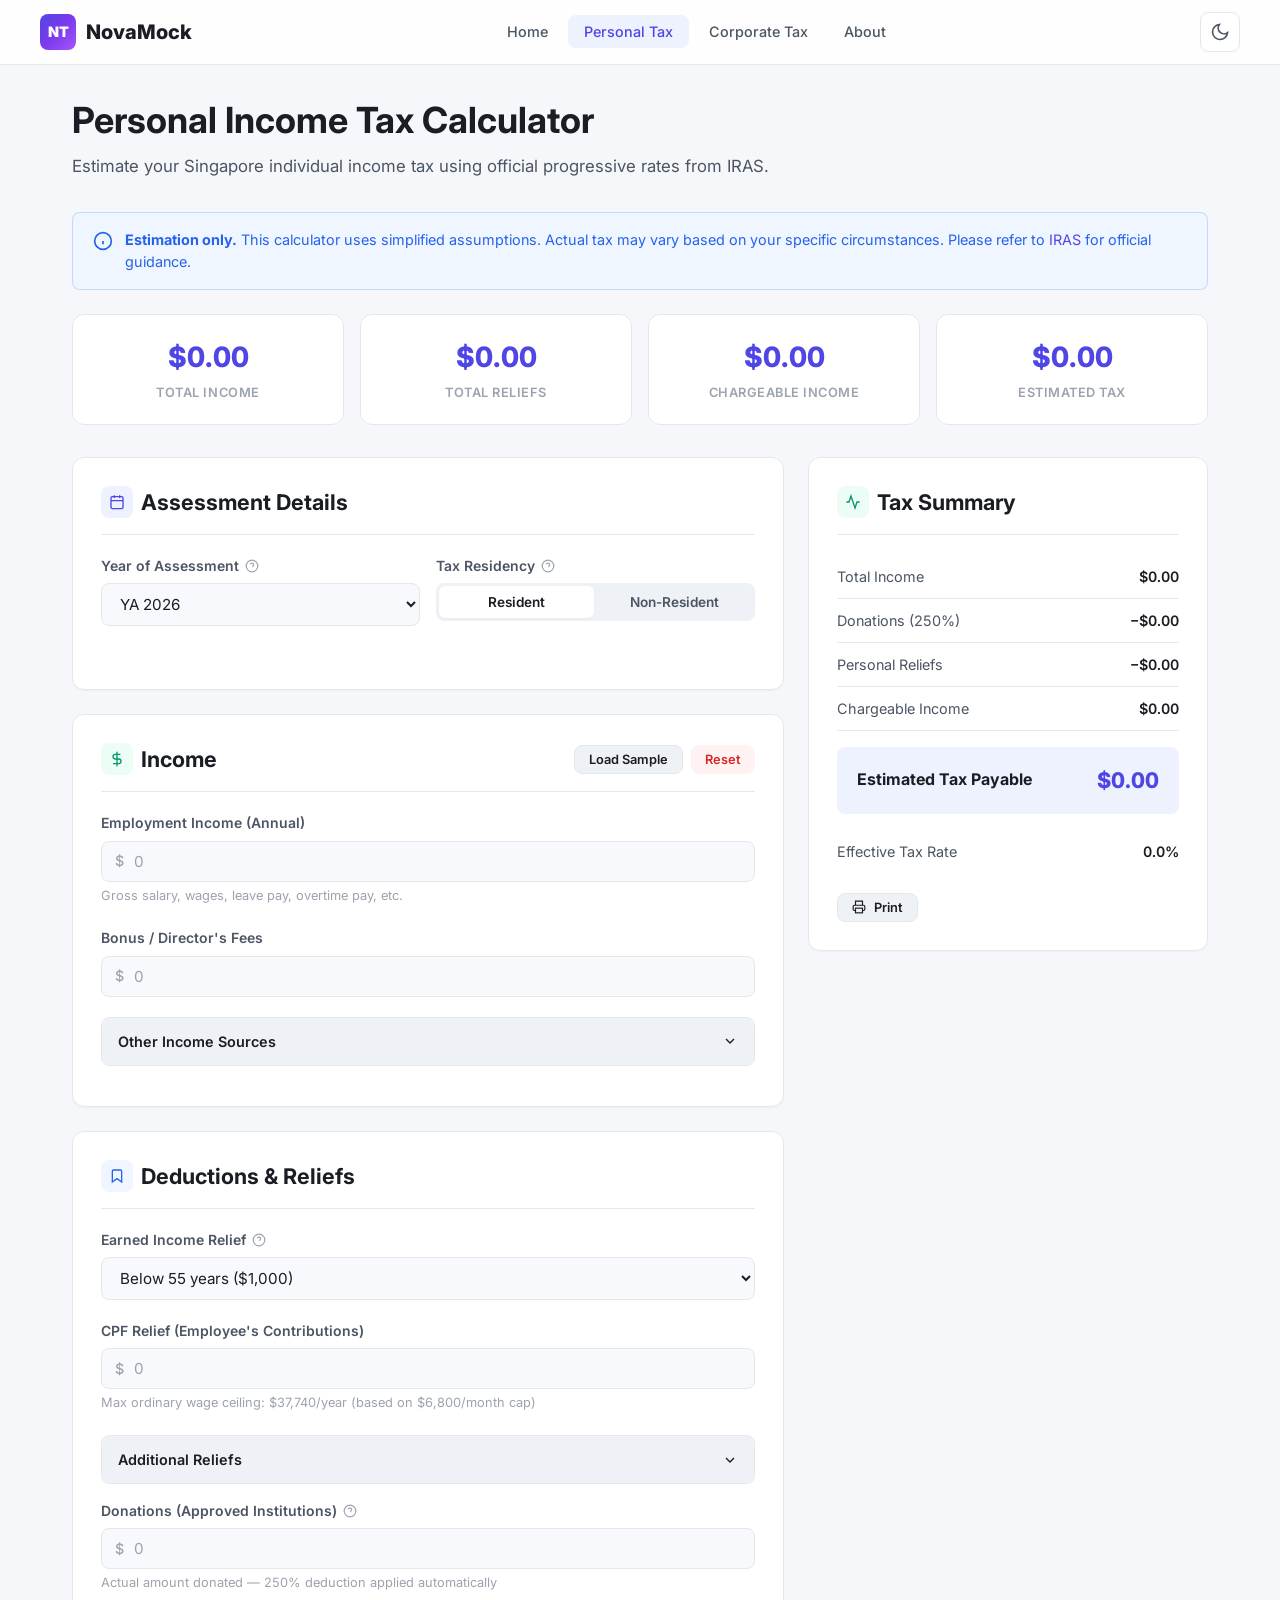
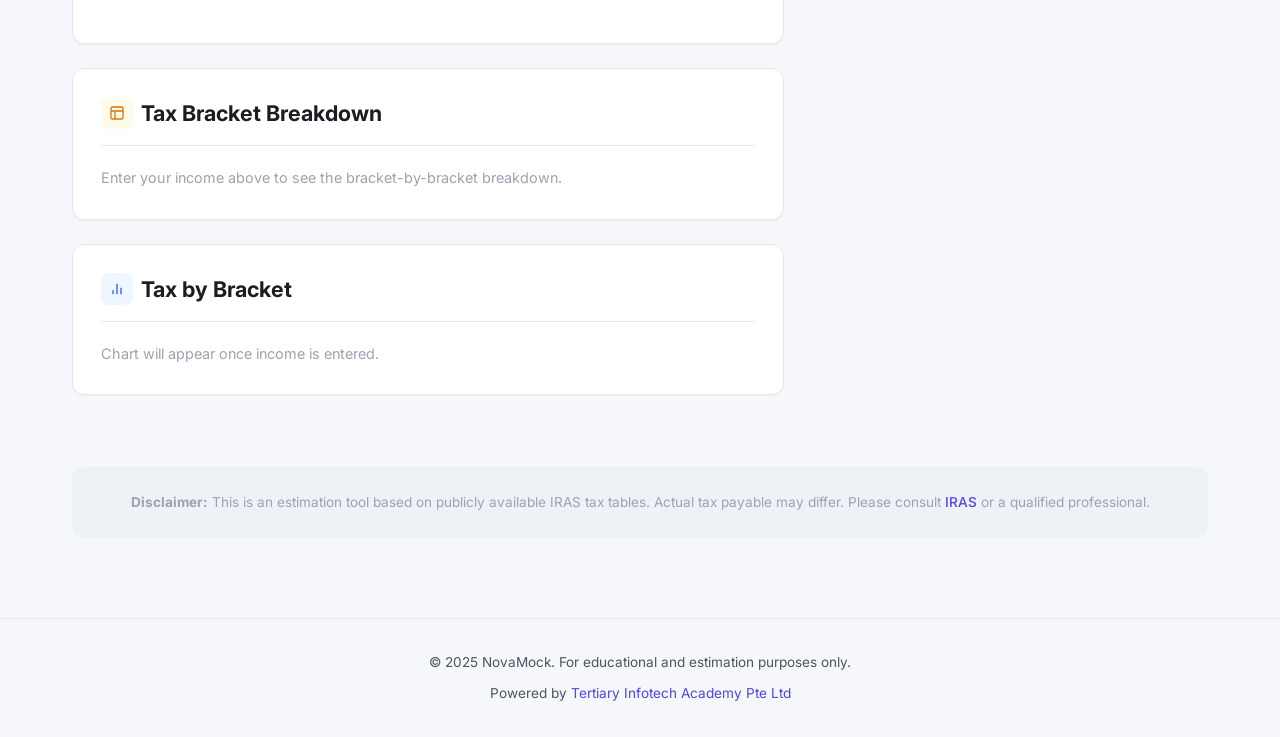
<file: personal-tax.html>
<!DOCTYPE html>
<html lang="en" data-theme="light">
<head>
  <meta charset="UTF-8">
  <meta name="viewport" content="width=device-width, initial-scale=1.0">
  <title>Personal Income Tax Calculator — NovaMock</title>
  <meta name="description" content="Estimate your Singapore personal income tax with progressive bracket breakdown, reliefs, and deductions.">
  <link rel="preconnect" href="https://fonts.googleapis.com">
  <link rel="preconnect" href="https://fonts.gstatic.com" crossorigin>
  <link href="https://fonts.googleapis.com/css2?family=Inter:wght@400;500;600;700;800;900&display=swap" rel="stylesheet">
  <link rel="stylesheet" href="css/styles.css">
</head>
<body>

  <!-- Navigation -->
  <nav class="navbar">
    <div class="nav-container">
      <a href="index.html" class="nav-logo">
        <span class="logo-icon">NT</span>
        NovaMock
      </a>
      <ul class="nav-links">
        <li><a href="index.html" class="nav-link">Home</a></li>
        <li><a href="personal-tax.html" class="nav-link active">Personal Tax</a></li>
        <li><a href="corporate-tax.html" class="nav-link">Corporate Tax</a></li>
        <li><a href="about.html" class="nav-link">About</a></li>
      </ul>
      <div class="nav-actions">
        <button id="theme-toggle" aria-label="Toggle theme"></button>
        <button class="mobile-nav-toggle" aria-label="Toggle menu">
          <span></span><span></span><span></span>
        </button>
      </div>
    </div>
  </nav>

  <main class="container">
    <div class="page-header">
      <h1>Personal Income Tax Calculator</h1>
      <p>Estimate your Singapore individual income tax using official progressive rates from IRAS.</p>
    </div>

    <!-- Notice -->
    <div class="notice notice-info">
      <span class="notice-icon">
        <svg width="20" height="20" viewBox="0 0 24 24" fill="none" stroke="currentColor" stroke-width="2"><circle cx="12" cy="12" r="10"/><path d="M12 16v-4M12 8h.01"/></svg>
      </span>
      <div>
        <strong>Estimation only.</strong> This calculator uses simplified assumptions. Actual tax may vary based on your specific circumstances.
        Please refer to <a href="https://www.iras.gov.sg/taxes/individual-income-tax" target="_blank" rel="noopener noreferrer">IRAS</a> for official guidance.
      </div>
    </div>

    <!-- Quick Stats -->
    <div class="stats-row" id="stats-row">
      <div class="stat-card">
        <div class="stat-value" id="stat-income">$0</div>
        <div class="stat-label">Total Income</div>
      </div>
      <div class="stat-card">
        <div class="stat-value" id="stat-deductions">$0</div>
        <div class="stat-label">Total Reliefs</div>
      </div>
      <div class="stat-card">
        <div class="stat-value" id="stat-chargeable">$0</div>
        <div class="stat-label">Chargeable Income</div>
      </div>
      <div class="stat-card">
        <div class="stat-value" id="stat-tax">$0</div>
        <div class="stat-label">Estimated Tax</div>
      </div>
    </div>

    <!-- Main Layout -->
    <div class="calc-layout">
      <!-- Left: Inputs -->
      <div class="calc-inputs">

        <!-- Assessment Year & Residency -->
        <div class="card fade-in" style="margin-bottom: 1.5rem;">
          <div class="card-header">
            <h3>
              <span class="card-icon purple">
                <svg width="16" height="16" viewBox="0 0 24 24" fill="none" stroke="currentColor" stroke-width="2"><rect x="3" y="4" width="18" height="18" rx="2"/><path d="M16 2v4M8 2v4M3 10h18"/></svg>
              </span>
              Assessment Details
            </h3>
          </div>

          <div class="form-row">
            <div class="form-group">
              <label class="form-label">
                Year of Assessment
                <span class="tooltip-icon" tabindex="0" aria-label="YA is the year in which your income is assessed to tax. For income earned in 2025, the YA is 2026.">
                  <svg width="14" height="14" viewBox="0 0 24 24" fill="none" stroke="currentColor" stroke-width="2"><circle cx="12" cy="12" r="10"/><path d="M9.09 9a3 3 0 0 1 5.83 1c0 2-3 3-3 3"/><line x1="12" y1="17" x2="12.01" y2="17"/></svg>
                  <span class="tooltip-text">YA is the year in which your income is assessed to tax. For income earned in 2025, the YA is 2026.</span>
                </span>
              </label>
              <select class="form-select" id="ya-select">
                <option value="YA 2026" selected>YA 2026</option>
                <option value="YA 2025">YA 2025</option>
                <option value="YA 2024">YA 2024</option>
              </select>
            </div>
            <div class="form-group">
              <label class="form-label">
                Tax Residency
                <span class="tooltip-icon" tabindex="0" aria-label="A tax resident is an individual who stays or works in Singapore for 183 days or more in a calendar year.">
                  <svg width="14" height="14" viewBox="0 0 24 24" fill="none" stroke="currentColor" stroke-width="2"><circle cx="12" cy="12" r="10"/><path d="M9.09 9a3 3 0 0 1 5.83 1c0 2-3 3-3 3"/><line x1="12" y1="17" x2="12.01" y2="17"/></svg>
                  <span class="tooltip-text">A tax resident stays/works in Singapore for 183+ days in a calendar year.</span>
                </span>
              </label>
              <div class="tab-group">
                <button class="tab-btn active" data-residency="resident">Resident</button>
                <button class="tab-btn" data-residency="non-resident">Non-Resident</button>
              </div>
            </div>
          </div>
        </div>

        <!-- Non-resident notice (hidden by default) -->
        <div class="notice notice-warning" id="non-resident-notice" style="display: none;">
          <span class="notice-icon">
            <svg width="20" height="20" viewBox="0 0 24 24" fill="none" stroke="currentColor" stroke-width="2"><path d="M10.29 3.86L1.82 18a2 2 0 0 0 1.71 3h16.94a2 2 0 0 0 1.71-3L13.71 3.86a2 2 0 0 0-3.42 0z"/><line x1="12" y1="9" x2="12" y2="13"/><line x1="12" y1="17" x2="12.01" y2="17"/></svg>
          </span>
          <div>
            <strong>Non-resident tax.</strong> Employment income is taxed at 15% or the resident progressive rate, whichever gives higher tax.
            Other income is taxed at 22%. Relief deductions are generally not available.
          </div>
        </div>

        <!-- Income Section -->
        <div class="card fade-in" style="margin-bottom: 1.5rem;">
          <div class="card-header">
            <h3>
              <span class="card-icon green">
                <svg width="16" height="16" viewBox="0 0 24 24" fill="none" stroke="currentColor" stroke-width="2"><line x1="12" y1="1" x2="12" y2="23"/><path d="M17 5H9.5a3.5 3.5 0 0 0 0 7h5a3.5 3.5 0 0 1 0 7H6"/></svg>
              </span>
              Income
            </h3>
            <div class="btn-group">
              <button class="btn btn-sm btn-secondary" id="btn-sample-data">Load Sample</button>
              <button class="btn btn-sm btn-danger" id="btn-reset">Reset</button>
            </div>
          </div>

          <div class="sample-banner" id="sample-banner">
            <svg width="16" height="16" viewBox="0 0 24 24" fill="none" stroke="currentColor" stroke-width="2"><path d="M10.29 3.86L1.82 18a2 2 0 0 0 1.71 3h16.94a2 2 0 0 0 1.71-3L13.71 3.86a2 2 0 0 0-3.42 0z"/><line x1="12" y1="9" x2="12" y2="13"/><line x1="12" y1="17" x2="12.01" y2="17"/></svg>
            Sample data loaded — edit any field to customise
          </div>

          <div class="form-group">
            <label class="form-label" for="employment-income">Employment Income (Annual)</label>
            <div class="input-prefix">
              <span class="prefix">$</span>
              <input type="text" class="form-input" id="employment-income" placeholder="0" inputmode="decimal">
            </div>
            <span class="form-hint">Gross salary, wages, leave pay, overtime pay, etc.</span>
          </div>

          <div class="form-group">
            <label class="form-label" for="bonus-income">Bonus / Director's Fees</label>
            <div class="input-prefix">
              <span class="prefix">$</span>
              <input type="text" class="form-input" id="bonus-income" placeholder="0" inputmode="decimal">
            </div>
          </div>

          <div class="expandable" id="other-income-section">
            <div class="expandable-header" onclick="this.parentElement.classList.toggle('open')">
              Other Income Sources
              <svg class="chevron" width="16" height="16" viewBox="0 0 24 24" fill="none" stroke="currentColor" stroke-width="2"><polyline points="6 9 12 15 18 9"/></svg>
            </div>
            <div class="expandable-body">
              <div class="expandable-content">
                <div class="form-group">
                  <label class="form-label" for="trade-income">Trade / Business / Self-Employment Income</label>
                  <div class="input-prefix">
                    <span class="prefix">$</span>
                    <input type="text" class="form-input" id="trade-income" placeholder="0" inputmode="decimal">
                  </div>
                </div>
                <div class="form-group">
                  <label class="form-label" for="rental-income">Rental Income</label>
                  <div class="input-prefix">
                    <span class="prefix">$</span>
                    <input type="text" class="form-input" id="rental-income" placeholder="0" inputmode="decimal">
                  </div>
                </div>
                <div class="form-group">
                  <label class="form-label" for="other-income">Other Taxable Income</label>
                  <div class="input-prefix">
                    <span class="prefix">$</span>
                    <input type="text" class="form-input" id="other-income" placeholder="0" inputmode="decimal">
                  </div>
                  <span class="form-hint">Interest, royalties, pension, etc.</span>
                </div>
              </div>
            </div>
          </div>
        </div>

        <!-- Deductions & Reliefs Section (residents only) -->
        <div class="card fade-in" id="reliefs-card" style="margin-bottom: 1.5rem;">
          <div class="card-header">
            <h3>
              <span class="card-icon blue">
                <svg width="16" height="16" viewBox="0 0 24 24" fill="none" stroke="currentColor" stroke-width="2"><path d="M19 21l-7-5-7 5V5a2 2 0 0 1 2-2h10a2 2 0 0 1 2 2z"/></svg>
              </span>
              Deductions &amp; Reliefs
            </h3>
          </div>

          <div class="form-group">
            <label class="form-label" for="earned-income-relief">
              Earned Income Relief
              <span class="tooltip-icon" tabindex="0" aria-label="Below 55: $1,000 · 55–59: $6,000 · 60+: $8,000. Auto-applied by age group.">
                <svg width="14" height="14" viewBox="0 0 24 24" fill="none" stroke="currentColor" stroke-width="2"><circle cx="12" cy="12" r="10"/><path d="M9.09 9a3 3 0 0 1 5.83 1c0 2-3 3-3 3"/><line x1="12" y1="17" x2="12.01" y2="17"/></svg>
                <span class="tooltip-text">Below 55: $1,000 · 55–59: $6,000 · 60+: $8,000</span>
              </span>
            </label>
            <select class="form-select" id="earned-income-age">
              <option value="below55">Below 55 years ($1,000)</option>
              <option value="55to59">55 to 59 years ($6,000)</option>
              <option value="60above">60 years and above ($8,000)</option>
            </select>
          </div>

          <div class="form-group">
            <label class="form-label" for="cpf-relief">CPF Relief (Employee's Contributions)</label>
            <div class="input-prefix">
              <span class="prefix">$</span>
              <input type="text" class="form-input" id="cpf-relief" placeholder="0" inputmode="decimal">
            </div>
            <span class="form-hint">Max ordinary wage ceiling: $37,740/year (based on $6,800/month cap)</span>
          </div>

          <div class="expandable" id="more-reliefs-section">
            <div class="expandable-header" onclick="this.parentElement.classList.toggle('open')">
              Additional Reliefs
              <svg class="chevron" width="16" height="16" viewBox="0 0 24 24" fill="none" stroke="currentColor" stroke-width="2"><polyline points="6 9 12 15 18 9"/></svg>
            </div>
            <div class="expandable-body">
              <div class="expandable-content">
                <div class="form-group">
                  <label class="form-label" for="spouse-relief">Spouse / Handicapped Spouse Relief</label>
                  <div class="input-prefix">
                    <span class="prefix">$</span>
                    <input type="text" class="form-input" id="spouse-relief" placeholder="0" inputmode="decimal">
                  </div>
                  <span class="form-hint">Spouse relief: $2,000 · Handicapped spouse: $5,500</span>
                </div>
                <div class="form-group">
                  <label class="form-label" for="child-relief">Qualifying Child Relief (total)</label>
                  <div class="input-prefix">
                    <span class="prefix">$</span>
                    <input type="text" class="form-input" id="child-relief" placeholder="0" inputmode="decimal">
                  </div>
                  <span class="form-hint">$4,000 per qualifying child · Handicapped child: $7,500</span>
                </div>
                <div class="form-group">
                  <label class="form-label" for="parent-relief">Parent / Handicapped Parent Relief (total)</label>
                  <div class="input-prefix">
                    <span class="prefix">$</span>
                    <input type="text" class="form-input" id="parent-relief" placeholder="0" inputmode="decimal">
                  </div>
                  <span class="form-hint">Living together: $9,000 · Not living together: $5,500</span>
                </div>
                <div class="form-group">
                  <label class="form-label" for="course-fees">Course Fees Relief</label>
                  <div class="input-prefix">
                    <span class="prefix">$</span>
                    <input type="text" class="form-input" id="course-fees" placeholder="0" inputmode="decimal">
                  </div>
                  <span class="form-hint">Max $5,500 per year</span>
                </div>
                <div class="form-group">
                  <label class="form-label" for="srs-relief">SRS Contributions</label>
                  <div class="input-prefix">
                    <span class="prefix">$</span>
                    <input type="text" class="form-input" id="srs-relief" placeholder="0" inputmode="decimal">
                  </div>
                  <span class="form-hint">Citizen/PR: max $15,300 · Foreigner: max $35,700</span>
                </div>
                <div class="form-group">
                  <label class="form-label" for="nsf-relief">NSman Relief</label>
                  <div class="input-prefix">
                    <span class="prefix">$</span>
                    <input type="text" class="form-input" id="nsf-relief" placeholder="0" inputmode="decimal">
                  </div>
                  <span class="form-hint">NSman self: $3,000 · Key appointment holder: $5,000</span>
                </div>
                <div class="form-group">
                  <label class="form-label" for="life-insurance">Life Insurance Relief</label>
                  <div class="input-prefix">
                    <span class="prefix">$</span>
                    <input type="text" class="form-input" id="life-insurance" placeholder="0" inputmode="decimal">
                  </div>
                </div>
                <div class="form-group">
                  <label class="form-label" for="other-deductions">Other Deductions / Reliefs</label>
                  <div class="input-prefix">
                    <span class="prefix">$</span>
                    <input type="text" class="form-input" id="other-deductions" placeholder="0" inputmode="decimal">
                  </div>
                </div>
              </div>
            </div>
          </div>

          <div class="form-group" style="margin-top: 1rem;">
            <label class="form-label" for="donations">
              Donations (Approved Institutions)
              <span class="tooltip-icon" tabindex="0" aria-label="Donations to approved IPCs qualify for 250% tax deduction.">
                <svg width="14" height="14" viewBox="0 0 24 24" fill="none" stroke="currentColor" stroke-width="2"><circle cx="12" cy="12" r="10"/><path d="M9.09 9a3 3 0 0 1 5.83 1c0 2-3 3-3 3"/><line x1="12" y1="17" x2="12.01" y2="17"/></svg>
                <span class="tooltip-text">250% tax deduction on approved IPC donations.</span>
              </span>
            </label>
            <div class="input-prefix">
              <span class="prefix">$</span>
              <input type="text" class="form-input" id="donations" placeholder="0" inputmode="decimal">
            </div>
            <span class="form-hint">Actual amount donated — 250% deduction applied automatically</span>
          </div>
        </div>

        <!-- Bracket Breakdown -->
        <div class="card fade-in" style="margin-bottom: 1.5rem;">
          <div class="card-header">
            <h3>
              <span class="card-icon orange">
                <svg width="16" height="16" viewBox="0 0 24 24" fill="none" stroke="currentColor" stroke-width="2"><rect x="3" y="3" width="18" height="18" rx="2"/><path d="M3 9h18M9 21V9"/></svg>
              </span>
              Tax Bracket Breakdown
            </h3>
          </div>
          <div id="bracket-breakdown">
            <p style="color: var(--text-tertiary); font-size: 0.9rem;">Enter your income above to see the bracket-by-bracket breakdown.</p>
          </div>
        </div>

        <!-- Bar Chart -->
        <div class="card fade-in" style="margin-bottom: 1.5rem;">
          <div class="card-header">
            <h3>
              <span class="card-icon blue">
                <svg width="16" height="16" viewBox="0 0 24 24" fill="none" stroke="currentColor" stroke-width="2"><path d="M18 20V10M12 20V4M6 20v-6"/></svg>
              </span>
              Tax by Bracket
            </h3>
          </div>
          <div id="tax-bar-chart">
            <p style="color: var(--text-tertiary); font-size: 0.9rem;">Chart will appear once income is entered.</p>
          </div>
        </div>
      </div>

      <!-- Right: Summary (Sticky) -->
      <div class="card results-card fade-in">
        <div class="card-header">
          <h3>
            <span class="card-icon green">
              <svg width="16" height="16" viewBox="0 0 24 24" fill="none" stroke="currentColor" stroke-width="2"><polyline points="22 12 18 12 15 21 9 3 6 12 2 12"/></svg>
            </span>
            Tax Summary
          </h3>
        </div>

        <div class="result-row">
          <span class="label">Total Income</span>
          <span class="value" id="sum-total-income">$0.00</span>
        </div>
        <div class="result-row">
          <span class="label">Donations (250%)</span>
          <span class="value" id="sum-donations">−$0.00</span>
        </div>
        <div class="result-row">
          <span class="label">Personal Reliefs</span>
          <span class="value" id="sum-reliefs">−$0.00</span>
        </div>
        <div class="result-row">
          <span class="label">Chargeable Income</span>
          <span class="value" id="sum-chargeable">$0.00</span>
        </div>

        <div class="result-total">
          <span class="label">Estimated Tax Payable</span>
          <span class="value" id="sum-tax-payable">$0.00</span>
        </div>

        <div style="margin-top: 1rem;">
          <div class="result-row">
            <span class="label">Effective Tax Rate</span>
            <span class="value" id="sum-effective-rate">0.0%</span>
          </div>
        </div>

        <div class="btn-group" style="margin-top: 1.25rem;">
          <button class="btn btn-secondary btn-sm" onclick="Utils.printSummary()">
            <svg width="14" height="14" viewBox="0 0 24 24" fill="none" stroke="currentColor" stroke-width="2"><polyline points="6 9 6 2 18 2 18 9"/><path d="M6 18H4a2 2 0 0 1-2-2v-5a2 2 0 0 1 2-2h16a2 2 0 0 1 2 2v5a2 2 0 0 1-2 2h-2"/><rect x="6" y="14" width="12" height="8"/></svg>
            Print
          </button>
        </div>
      </div>
    </div>

    <!-- Disclaimer -->
    <div class="disclaimer">
      <p>
        <strong>Disclaimer:</strong> This is an estimation tool based on publicly available IRAS tax tables.
        Actual tax payable may differ. Please consult <a href="https://www.iras.gov.sg" target="_blank" rel="noopener noreferrer">IRAS</a> or a qualified professional.
      </p>
    </div>
  </main>

  <footer class="footer">
    <p>&copy; 2025 NovaMock. For educational and estimation purposes only.</p>
    <p style="margin-top: 0.5rem;">Powered by <a href="https://www.tertiarycourses.com.sg/" target="_blank" rel="noopener noreferrer">Tertiary Infotech Academy Pte Ltd</a></p>
  </footer>

  <script src="js/data/tax-rates.js"></script>
  <script src="js/theme.js"></script>
  <script src="js/common.js"></script>
  <script src="js/personal-tax.js"></script>
</body>
</html>
</file>
<file: css/styles.css>
/* ============================================================
   NovaMock - Singapore Tax Calculator
   Modern Dashboard-Style CSS
   ============================================================ */

/* --- CSS Variables / Theming --- */
:root,
[data-theme="light"] {
  --bg-primary: #f5f7fa;
  --bg-secondary: #ffffff;
  --bg-tertiary: #eef1f6;
  --bg-card: #ffffff;
  --bg-hover: #f0f3f8;
  --bg-input: #f8f9fc;
  --bg-nav: rgba(255, 255, 255, 0.85);

  --text-primary: #1a1d23;
  --text-secondary: #4b5563;
  --text-tertiary: #9ca3af;
  --text-inverse: #ffffff;

  --accent: #4f46e5;
  --accent-light: #818cf8;
  --accent-bg: #eef2ff;
  --accent-hover: #4338ca;

  --success: #059669;
  --success-bg: #ecfdf5;
  --warning: #d97706;
  --warning-bg: #fffbeb;
  --danger: #dc2626;
  --danger-bg: #fef2f2;
  --info: #2563eb;
  --info-bg: #eff6ff;

  --border: #e5e7eb;
  --border-focus: #4f46e5;
  --shadow-sm: 0 1px 2px rgba(0, 0, 0, 0.04);
  --shadow-md: 0 4px 12px rgba(0, 0, 0, 0.06);
  --shadow-lg: 0 8px 30px rgba(0, 0, 0, 0.08);
  --shadow-xl: 0 20px 60px rgba(0, 0, 0, 0.1);

  --radius-sm: 8px;
  --radius-md: 12px;
  --radius-lg: 16px;
  --radius-xl: 24px;

  --gradient-hero: linear-gradient(135deg, #4f46e5 0%, #7c3aed 50%, #a855f7 100%);
  --gradient-card: linear-gradient(135deg, #667eea 0%, #764ba2 100%);
}

[data-theme="dark"] {
  --bg-primary: #0f1117;
  --bg-secondary: #1a1d27;
  --bg-tertiary: #242836;
  --bg-card: #1e2230;
  --bg-hover: #262a3a;
  --bg-input: #242836;
  --bg-nav: rgba(15, 17, 23, 0.9);

  --text-primary: #f1f5f9;
  --text-secondary: #94a3b8;
  --text-tertiary: #64748b;
  --text-inverse: #0f1117;

  --accent: #818cf8;
  --accent-light: #a5b4fc;
  --accent-bg: #1e1b4b;
  --accent-hover: #6366f1;

  --success: #34d399;
  --success-bg: #064e3b;
  --warning: #fbbf24;
  --warning-bg: #451a03;
  --danger: #f87171;
  --danger-bg: #450a0a;
  --info: #60a5fa;
  --info-bg: #1e3a5f;

  --border: #2d3348;
  --border-focus: #818cf8;
  --shadow-sm: 0 1px 2px rgba(0, 0, 0, 0.2);
  --shadow-md: 0 4px 12px rgba(0, 0, 0, 0.3);
  --shadow-lg: 0 8px 30px rgba(0, 0, 0, 0.4);
  --shadow-xl: 0 20px 60px rgba(0, 0, 0, 0.5);

  --gradient-hero: linear-gradient(135deg, #312e81 0%, #4c1d95 50%, #6b21a8 100%);
  --gradient-card: linear-gradient(135deg, #4338ca 0%, #5b21b6 100%);
}

/* --- Reset & Base --- */
*,
*::before,
*::after {
  margin: 0;
  padding: 0;
  box-sizing: border-box;
}

html {
  scroll-behavior: smooth;
  font-size: 16px;
}

body {
  font-family: "Inter", -apple-system, BlinkMacSystemFont, "Segoe UI", Roboto, sans-serif;
  background: var(--bg-primary);
  color: var(--text-primary);
  line-height: 1.6;
  min-height: 100vh;
  transition: background 0.3s ease, color 0.3s ease;
  -webkit-font-smoothing: antialiased;
}

/* --- Typography --- */
h1, h2, h3, h4, h5, h6 {
  font-weight: 700;
  line-height: 1.3;
  color: var(--text-primary);
}

h1 { font-size: 2.25rem; }
h2 { font-size: 1.75rem; }
h3 { font-size: 1.35rem; }
h4 { font-size: 1.125rem; }

p {
  color: var(--text-secondary);
  line-height: 1.7;
}

a {
  color: var(--accent);
  text-decoration: none;
  transition: color 0.2s;
}

a:hover {
  color: var(--accent-hover);
}

/* --- Navigation --- */
.navbar {
  position: sticky;
  top: 0;
  z-index: 100;
  background: var(--bg-nav);
  backdrop-filter: blur(20px);
  -webkit-backdrop-filter: blur(20px);
  border-bottom: 1px solid var(--border);
  padding: 0 2rem;
}

.nav-container {
  max-width: 1200px;
  margin: 0 auto;
  display: flex;
  align-items: center;
  justify-content: space-between;
  height: 64px;
}

.nav-logo {
  display: flex;
  align-items: center;
  gap: 10px;
  font-weight: 800;
  font-size: 1.25rem;
  color: var(--text-primary);
  text-decoration: none;
}

.nav-logo .logo-icon {
  width: 36px;
  height: 36px;
  background: var(--gradient-hero);
  border-radius: var(--radius-sm);
  display: flex;
  align-items: center;
  justify-content: center;
  color: white;
  font-weight: 900;
  font-size: 0.9rem;
}

.nav-links {
  display: flex;
  align-items: center;
  gap: 4px;
  list-style: none;
}

.nav-link {
  padding: 8px 16px;
  border-radius: var(--radius-sm);
  color: var(--text-secondary);
  font-weight: 500;
  font-size: 0.9rem;
  transition: all 0.2s;
  text-decoration: none;
}

.nav-link:hover {
  color: var(--text-primary);
  background: var(--bg-hover);
}

.nav-link.active {
  color: var(--accent);
  background: var(--accent-bg);
}

.nav-actions {
  display: flex;
  align-items: center;
  gap: 8px;
}

#theme-toggle {
  width: 40px;
  height: 40px;
  border: 1px solid var(--border);
  border-radius: var(--radius-sm);
  background: var(--bg-secondary);
  color: var(--text-secondary);
  cursor: pointer;
  display: flex;
  align-items: center;
  justify-content: center;
  transition: all 0.2s;
}

#theme-toggle:hover {
  color: var(--accent);
  border-color: var(--accent);
  background: var(--accent-bg);
}

.mobile-nav-toggle {
  display: none;
  flex-direction: column;
  gap: 5px;
  background: none;
  border: none;
  cursor: pointer;
  padding: 4px;
}

.mobile-nav-toggle span {
  width: 24px;
  height: 2px;
  background: var(--text-primary);
  border-radius: 2px;
  transition: all 0.3s;
}

.mobile-nav-toggle.open span:nth-child(1) {
  transform: rotate(45deg) translate(5px, 5px);
}

.mobile-nav-toggle.open span:nth-child(2) {
  opacity: 0;
}

.mobile-nav-toggle.open span:nth-child(3) {
  transform: rotate(-45deg) translate(5px, -5px);
}

/* --- Layout --- */
.container {
  max-width: 1200px;
  margin: 0 auto;
  padding: 2rem;
}

.page-header {
  margin-bottom: 2rem;
}

.page-header h1 {
  margin-bottom: 0.5rem;
}

.page-header p {
  font-size: 1.05rem;
}

/* --- Cards --- */
.card {
  background: var(--bg-card);
  border: 1px solid var(--border);
  border-radius: var(--radius-md);
  padding: 1.75rem;
  box-shadow: var(--shadow-sm);
  transition: box-shadow 0.3s, border-color 0.3s;
}

.card:hover {
  box-shadow: var(--shadow-md);
}

.card-header {
  display: flex;
  align-items: center;
  justify-content: space-between;
  margin-bottom: 1.25rem;
  padding-bottom: 1rem;
  border-bottom: 1px solid var(--border);
}

.card-header h3 {
  display: flex;
  align-items: center;
  gap: 8px;
}

.card-header .card-icon {
  width: 32px;
  height: 32px;
  border-radius: var(--radius-sm);
  display: flex;
  align-items: center;
  justify-content: center;
  font-size: 1rem;
}

.card-icon.blue { background: var(--info-bg); color: var(--info); }
.card-icon.green { background: var(--success-bg); color: var(--success); }
.card-icon.purple { background: var(--accent-bg); color: var(--accent); }
.card-icon.orange { background: var(--warning-bg); color: var(--warning); }
.card-icon.red { background: var(--danger-bg); color: var(--danger); }

/* --- Grid Layouts --- */
.grid-2 {
  display: grid;
  grid-template-columns: repeat(2, 1fr);
  gap: 1.5rem;
}

.grid-3 {
  display: grid;
  grid-template-columns: repeat(3, 1fr);
  gap: 1.5rem;
}

.calc-layout {
  display: grid;
  grid-template-columns: 1fr 400px;
  gap: 1.5rem;
  align-items: start;
}

/* --- Hero Section --- */
.hero {
  background: var(--gradient-hero);
  border-radius: var(--radius-lg);
  padding: 4rem 3rem;
  margin-bottom: 3rem;
  position: relative;
  overflow: hidden;
  color: white;
}

.hero::before {
  content: "";
  position: absolute;
  top: -50%;
  right: -20%;
  width: 500px;
  height: 500px;
  background: rgba(255, 255, 255, 0.05);
  border-radius: 50%;
}

.hero::after {
  content: "";
  position: absolute;
  bottom: -30%;
  left: -10%;
  width: 400px;
  height: 400px;
  background: rgba(255, 255, 255, 0.03);
  border-radius: 50%;
}

.hero h1 {
  color: white;
  font-size: 2.75rem;
  margin-bottom: 1rem;
  position: relative;
  z-index: 1;
}

.hero p {
  color: rgba(255, 255, 255, 0.85);
  font-size: 1.15rem;
  max-width: 600px;
  margin-bottom: 2rem;
  position: relative;
  z-index: 1;
}

.hero-badge {
  display: inline-flex;
  align-items: center;
  gap: 6px;
  background: rgba(255, 255, 255, 0.15);
  backdrop-filter: blur(10px);
  padding: 6px 14px;
  border-radius: 50px;
  font-size: 0.85rem;
  color: white;
  margin-bottom: 1.5rem;
  position: relative;
  z-index: 1;
}

.hero-actions {
  display: flex;
  gap: 1rem;
  position: relative;
  z-index: 1;
  flex-wrap: wrap;
}

/* --- Calculator Cards (Landing) --- */
.calc-cards {
  display: grid;
  grid-template-columns: repeat(auto-fit, minmax(340px, 1fr));
  gap: 1.5rem;
  margin-bottom: 3rem;
}

.calc-card {
  background: var(--bg-card);
  border: 1px solid var(--border);
  border-radius: var(--radius-lg);
  padding: 2rem;
  text-decoration: none;
  transition: all 0.3s ease;
  position: relative;
  overflow: hidden;
}

.calc-card:hover {
  border-color: var(--accent);
  box-shadow: var(--shadow-lg);
  transform: translateY(-2px);
}

.calc-card .card-emoji {
  width: 56px;
  height: 56px;
  border-radius: var(--radius-md);
  display: flex;
  align-items: center;
  justify-content: center;
  font-size: 1.5rem;
  margin-bottom: 1.25rem;
}

.calc-card h3 {
  font-size: 1.25rem;
  margin-bottom: 0.5rem;
  color: var(--text-primary);
}

.calc-card p {
  font-size: 0.95rem;
  margin-bottom: 1.25rem;
}

.calc-card .card-arrow {
  display: inline-flex;
  align-items: center;
  gap: 6px;
  font-weight: 600;
  font-size: 0.9rem;
  color: var(--accent);
}

.calc-card:hover .card-arrow {
  gap: 10px;
}

/* --- Forms --- */
.form-group {
  margin-bottom: 1.25rem;
}

.form-label {
  display: flex;
  align-items: center;
  gap: 6px;
  font-size: 0.875rem;
  font-weight: 600;
  color: var(--text-secondary);
  margin-bottom: 6px;
}

.form-input,
.form-select {
  width: 100%;
  padding: 10px 14px;
  border: 1px solid var(--border);
  border-radius: var(--radius-sm);
  background: var(--bg-input);
  color: var(--text-primary);
  font-size: 0.95rem;
  font-family: inherit;
  transition: all 0.2s;
  outline: none;
}

.form-input:focus,
.form-select:focus {
  border-color: var(--border-focus);
  box-shadow: 0 0 0 3px var(--accent-bg);
}

.form-input::placeholder {
  color: var(--text-tertiary);
}

.form-input.input-error {
  border-color: var(--danger);
  box-shadow: 0 0 0 3px var(--danger-bg);
}

.form-hint {
  font-size: 0.8rem;
  color: var(--text-tertiary);
  margin-top: 4px;
}

.form-row {
  display: grid;
  grid-template-columns: 1fr 1fr;
  gap: 1rem;
}

.input-prefix {
  position: relative;
}

.input-prefix .prefix {
  position: absolute;
  left: 14px;
  top: 50%;
  transform: translateY(-50%);
  color: var(--text-tertiary);
  font-weight: 500;
  font-size: 0.9rem;
  pointer-events: none;
}

.input-prefix .form-input {
  padding-left: 32px;
}

/* Checkbox / Toggle */
.form-check {
  display: flex;
  align-items: center;
  gap: 10px;
  cursor: pointer;
  font-size: 0.9rem;
  color: var(--text-secondary);
  margin-bottom: 0.75rem;
}

.form-check input[type="checkbox"] {
  width: 18px;
  height: 18px;
  accent-color: var(--accent);
  cursor: pointer;
}

/* --- Buttons --- */
.btn {
  display: inline-flex;
  align-items: center;
  justify-content: center;
  gap: 8px;
  padding: 10px 20px;
  border: none;
  border-radius: var(--radius-sm);
  font-size: 0.9rem;
  font-weight: 600;
  font-family: inherit;
  cursor: pointer;
  transition: all 0.2s;
  text-decoration: none;
}

.btn-primary {
  background: var(--accent);
  color: white;
}

.btn-primary:hover {
  background: var(--accent-hover);
  color: white;
  box-shadow: var(--shadow-md);
}

.btn-secondary {
  background: var(--bg-tertiary);
  color: var(--text-primary);
  border: 1px solid var(--border);
}

.btn-secondary:hover {
  background: var(--bg-hover);
  border-color: var(--text-tertiary);
}

.btn-outline {
  background: transparent;
  color: white;
  border: 2px solid rgba(255, 255, 255, 0.3);
}

.btn-outline:hover {
  background: rgba(255, 255, 255, 0.1);
  border-color: white;
  color: white;
}

.btn-hero {
  padding: 12px 28px;
  font-size: 1rem;
  border-radius: var(--radius-sm);
}

.btn-sm {
  padding: 6px 14px;
  font-size: 0.8rem;
}

.btn-danger {
  background: var(--danger-bg);
  color: var(--danger);
}

.btn-danger:hover {
  background: var(--danger);
  color: white;
}

.btn-group {
  display: flex;
  gap: 8px;
  flex-wrap: wrap;
}

/* --- Results / Summary --- */
.results-card {
  position: sticky;
  top: 80px;
}

.result-row {
  display: flex;
  justify-content: space-between;
  align-items: center;
  padding: 10px 0;
  border-bottom: 1px solid var(--border);
  font-size: 0.9rem;
}

.result-row:last-child {
  border-bottom: none;
}

.result-row .label {
  color: var(--text-secondary);
}

.result-row .value {
  font-weight: 600;
  color: var(--text-primary);
  font-variant-numeric: tabular-nums;
}

.result-total {
  background: var(--accent-bg);
  border-radius: var(--radius-sm);
  padding: 1rem 1.25rem;
  margin-top: 1rem;
  display: flex;
  justify-content: space-between;
  align-items: center;
}

.result-total .label {
  font-weight: 700;
  color: var(--text-primary);
  font-size: 1rem;
}

.result-total .value {
  font-weight: 800;
  color: var(--accent);
  font-size: 1.35rem;
  font-variant-numeric: tabular-nums;
}

/* --- Tax Breakdown Table --- */
.breakdown-table {
  width: 100%;
  border-collapse: collapse;
  font-size: 0.875rem;
  margin-top: 1rem;
}

.breakdown-table th {
  text-align: left;
  padding: 10px 12px;
  background: var(--bg-tertiary);
  color: var(--text-secondary);
  font-weight: 600;
  font-size: 0.8rem;
  text-transform: uppercase;
  letter-spacing: 0.03em;
}

.breakdown-table th:first-child {
  border-radius: var(--radius-sm) 0 0 var(--radius-sm);
}

.breakdown-table th:last-child {
  border-radius: 0 var(--radius-sm) var(--radius-sm) 0;
  text-align: right;
}

.breakdown-table td {
  padding: 10px 12px;
  border-bottom: 1px solid var(--border);
  color: var(--text-primary);
  font-variant-numeric: tabular-nums;
}

.breakdown-table td:last-child {
  text-align: right;
  font-weight: 600;
}

.breakdown-table tr:last-child td {
  border-bottom: none;
}

.breakdown-table .highlight-row td {
  background: var(--accent-bg);
  font-weight: 700;
  color: var(--accent);
}

/* --- Expandable Sections --- */
.expandable {
  border: 1px solid var(--border);
  border-radius: var(--radius-sm);
  margin-bottom: 0.75rem;
  overflow: hidden;
}

.expandable-header {
  display: flex;
  align-items: center;
  justify-content: space-between;
  padding: 12px 16px;
  background: var(--bg-tertiary);
  cursor: pointer;
  font-weight: 600;
  font-size: 0.9rem;
  color: var(--text-primary);
  transition: background 0.2s;
  user-select: none;
}

.expandable-header:hover {
  background: var(--bg-hover);
}

.expandable-header .chevron {
  transition: transform 0.2s;
}

.expandable.open .expandable-header .chevron {
  transform: rotate(180deg);
}

.expandable-body {
  max-height: 0;
  overflow: hidden;
  transition: max-height 0.3s ease;
}

.expandable.open .expandable-body {
  max-height: 2000px;
}

.expandable-content {
  padding: 16px;
}

/* --- Tooltip --- */
.tooltip-icon {
  position: relative;
  display: inline-flex;
  align-items: center;
  color: var(--text-tertiary);
  cursor: help;
}

.tooltip-text {
  display: none;
  position: absolute;
  bottom: calc(100% + 8px);
  left: 50%;
  transform: translateX(-50%);
  background: var(--text-primary);
  color: var(--bg-primary);
  padding: 8px 12px;
  border-radius: var(--radius-sm);
  font-size: 0.8rem;
  font-weight: 400;
  white-space: nowrap;
  max-width: 280px;
  white-space: normal;
  z-index: 50;
  box-shadow: var(--shadow-lg);
  line-height: 1.4;
}

.tooltip-icon:hover .tooltip-text,
.tooltip-icon:focus .tooltip-text {
  display: block;
}

/* --- Alerts / Notices --- */
.notice {
  display: flex;
  align-items: flex-start;
  gap: 12px;
  padding: 1rem 1.25rem;
  border-radius: var(--radius-sm);
  font-size: 0.9rem;
  line-height: 1.5;
  margin-bottom: 1.5rem;
}

.notice-info {
  background: var(--info-bg);
  color: var(--info);
  border: 1px solid currentColor;
  border-color: rgba(37, 99, 235, 0.2);
}

.notice-warning {
  background: var(--warning-bg);
  color: var(--warning);
  border: 1px solid currentColor;
  border-color: rgba(217, 119, 6, 0.2);
}

.notice-icon {
  flex-shrink: 0;
  margin-top: 2px;
}

/* --- Stats Row --- */
.stats-row {
  display: grid;
  grid-template-columns: repeat(auto-fit, minmax(200px, 1fr));
  gap: 1rem;
  margin-bottom: 2rem;
}

.stat-card {
  background: var(--bg-card);
  border: 1px solid var(--border);
  border-radius: var(--radius-md);
  padding: 1.25rem;
  text-align: center;
}

.stat-card .stat-value {
  font-size: 1.75rem;
  font-weight: 800;
  color: var(--accent);
  font-variant-numeric: tabular-nums;
  margin-bottom: 0.25rem;
}

.stat-card .stat-label {
  font-size: 0.8rem;
  color: var(--text-tertiary);
  text-transform: uppercase;
  letter-spacing: 0.04em;
  font-weight: 600;
}

/* --- Disclaimer --- */
.disclaimer {
  background: var(--bg-tertiary);
  border-radius: var(--radius-md);
  padding: 1.5rem 2rem;
  margin: 3rem 0 1rem;
  text-align: center;
}

.disclaimer p {
  font-size: 0.85rem;
  color: var(--text-tertiary);
}

.disclaimer a {
  color: var(--accent);
  font-weight: 500;
}

/* --- Footer --- */
.footer {
  text-align: center;
  padding: 2rem;
  color: var(--text-tertiary);
  font-size: 0.85rem;
  border-top: 1px solid var(--border);
  margin-top: 2rem;
}

/* --- Features Grid (Landing) --- */
.features {
  display: grid;
  grid-template-columns: repeat(auto-fit, minmax(250px, 1fr));
  gap: 1.5rem;
  margin-bottom: 3rem;
}

.feature-item {
  display: flex;
  gap: 14px;
  align-items: flex-start;
}

.feature-icon {
  width: 40px;
  height: 40px;
  border-radius: var(--radius-sm);
  display: flex;
  align-items: center;
  justify-content: center;
  font-size: 1.1rem;
  flex-shrink: 0;
  background: var(--accent-bg);
  color: var(--accent);
}

.feature-item h4 {
  margin-bottom: 4px;
  font-size: 0.95rem;
}

.feature-item p {
  font-size: 0.85rem;
}

/* --- About Page --- */
.content-section {
  margin-bottom: 2.5rem;
}

.content-section h2 {
  margin-bottom: 1rem;
  display: flex;
  align-items: center;
  gap: 10px;
}

.info-table {
  width: 100%;
  border-collapse: collapse;
  margin-top: 1rem;
}

.info-table th,
.info-table td {
  padding: 10px 14px;
  text-align: left;
  border-bottom: 1px solid var(--border);
  font-size: 0.9rem;
}

.info-table th {
  background: var(--bg-tertiary);
  font-weight: 600;
  color: var(--text-secondary);
}

.info-table td {
  color: var(--text-primary);
}

/* --- Print Styles --- */
@media print {
  .navbar,
  .hero,
  .btn-group,
  #theme-toggle,
  .mobile-nav-toggle,
  .notice,
  .footer {
    display: none !important;
  }

  body {
    background: white;
    color: black;
  }

  .card {
    border: 1px solid #ddd;
    box-shadow: none;
    break-inside: avoid;
  }

  .container {
    max-width: 100%;
    padding: 1rem;
  }

  .calc-layout {
    grid-template-columns: 1fr;
  }

  .results-card {
    position: static;
  }
}

/* --- Responsive --- */
@media (max-width: 1024px) {
  .calc-layout {
    grid-template-columns: 1fr;
  }

  .results-card {
    position: static;
  }

  .grid-3 {
    grid-template-columns: repeat(2, 1fr);
  }
}

@media (max-width: 768px) {
  .nav-links {
    display: none;
    position: absolute;
    top: 64px;
    left: 0;
    right: 0;
    background: var(--bg-nav);
    backdrop-filter: blur(20px);
    flex-direction: column;
    padding: 1rem;
    border-bottom: 1px solid var(--border);
    gap: 4px;
  }

  .nav-links.open {
    display: flex;
  }

  .mobile-nav-toggle {
    display: flex;
  }

  .hero {
    padding: 2.5rem 1.5rem;
  }

  .hero h1 {
    font-size: 2rem;
  }

  .container {
    padding: 1.25rem;
  }

  .grid-2,
  .grid-3 {
    grid-template-columns: 1fr;
  }

  .form-row {
    grid-template-columns: 1fr;
  }

  .calc-cards {
    grid-template-columns: 1fr;
  }

  .stats-row {
    grid-template-columns: 1fr 1fr;
  }

  h1 { font-size: 1.75rem; }
  h2 { font-size: 1.4rem; }

  .hero-actions {
    flex-direction: column;
  }

  .hero-actions .btn {
    width: 100%;
    justify-content: center;
  }
}

@media (max-width: 480px) {
  .stats-row {
    grid-template-columns: 1fr;
  }

  .card {
    padding: 1.25rem;
  }

  .result-total .value {
    font-size: 1.15rem;
  }
}

/* --- Animations --- */
@keyframes fadeIn {
  from { opacity: 0; transform: translateY(10px); }
  to { opacity: 1; transform: translateY(0); }
}

.fade-in {
  animation: fadeIn 0.4s ease forwards;
}

/* Staggered animation for cards */
.calc-cards .calc-card:nth-child(1) { animation-delay: 0.1s; }
.calc-cards .calc-card:nth-child(2) { animation-delay: 0.2s; }
.calc-cards .calc-card:nth-child(3) { animation-delay: 0.3s; }

/* --- Chart Bar (simple CSS bar chart) --- */
.bar-chart {
  display: flex;
  flex-direction: column;
  gap: 8px;
  margin-top: 1rem;
}

.bar-row {
  display: flex;
  align-items: center;
  gap: 10px;
}

.bar-label {
  width: 120px;
  font-size: 0.8rem;
  color: var(--text-secondary);
  text-align: right;
  flex-shrink: 0;
}

.bar-track {
  flex: 1;
  height: 24px;
  background: var(--bg-tertiary);
  border-radius: var(--radius-sm);
  overflow: hidden;
}

.bar-fill {
  height: 100%;
  background: var(--accent);
  border-radius: var(--radius-sm);
  transition: width 0.5s ease;
  min-width: 2px;
}

.bar-value {
  width: 80px;
  font-size: 0.8rem;
  font-weight: 600;
  color: var(--text-primary);
  font-variant-numeric: tabular-nums;
}

/* --- Section Divider --- */
.section-divider {
  text-align: center;
  margin: 3rem 0 2rem;
}

.section-divider h2 {
  margin-bottom: 0.5rem;
}

.section-divider p {
  font-size: 0.95rem;
}

/* --- Sample Data Banner --- */
.sample-banner {
  display: none;
  align-items: center;
  gap: 8px;
  background: var(--warning-bg);
  color: var(--warning);
  padding: 8px 14px;
  border-radius: var(--radius-sm);
  font-size: 0.85rem;
  font-weight: 500;
  margin-bottom: 1rem;
}

.sample-banner.show {
  display: flex;
}

/* --- Scrollbar --- */
::-webkit-scrollbar {
  width: 8px;
}

::-webkit-scrollbar-track {
  background: var(--bg-primary);
}

::-webkit-scrollbar-thumb {
  background: var(--border);
  border-radius: 4px;
}

::-webkit-scrollbar-thumb:hover {
  background: var(--text-tertiary);
}

/* --- Tab selector --- */
.tab-group {
  display: flex;
  background: var(--bg-tertiary);
  border-radius: var(--radius-sm);
  padding: 3px;
  gap: 3px;
  margin-bottom: 1.25rem;
}

.tab-btn {
  flex: 1;
  padding: 8px 16px;
  border: none;
  border-radius: 6px;
  background: transparent;
  color: var(--text-secondary);
  font-weight: 600;
  font-size: 0.85rem;
  cursor: pointer;
  transition: all 0.2s;
  font-family: inherit;
}

.tab-btn.active {
  background: var(--bg-card);
  color: var(--text-primary);
  box-shadow: var(--shadow-sm);
}

.tab-btn:hover:not(.active) {
  color: var(--text-primary);
}
</file>
